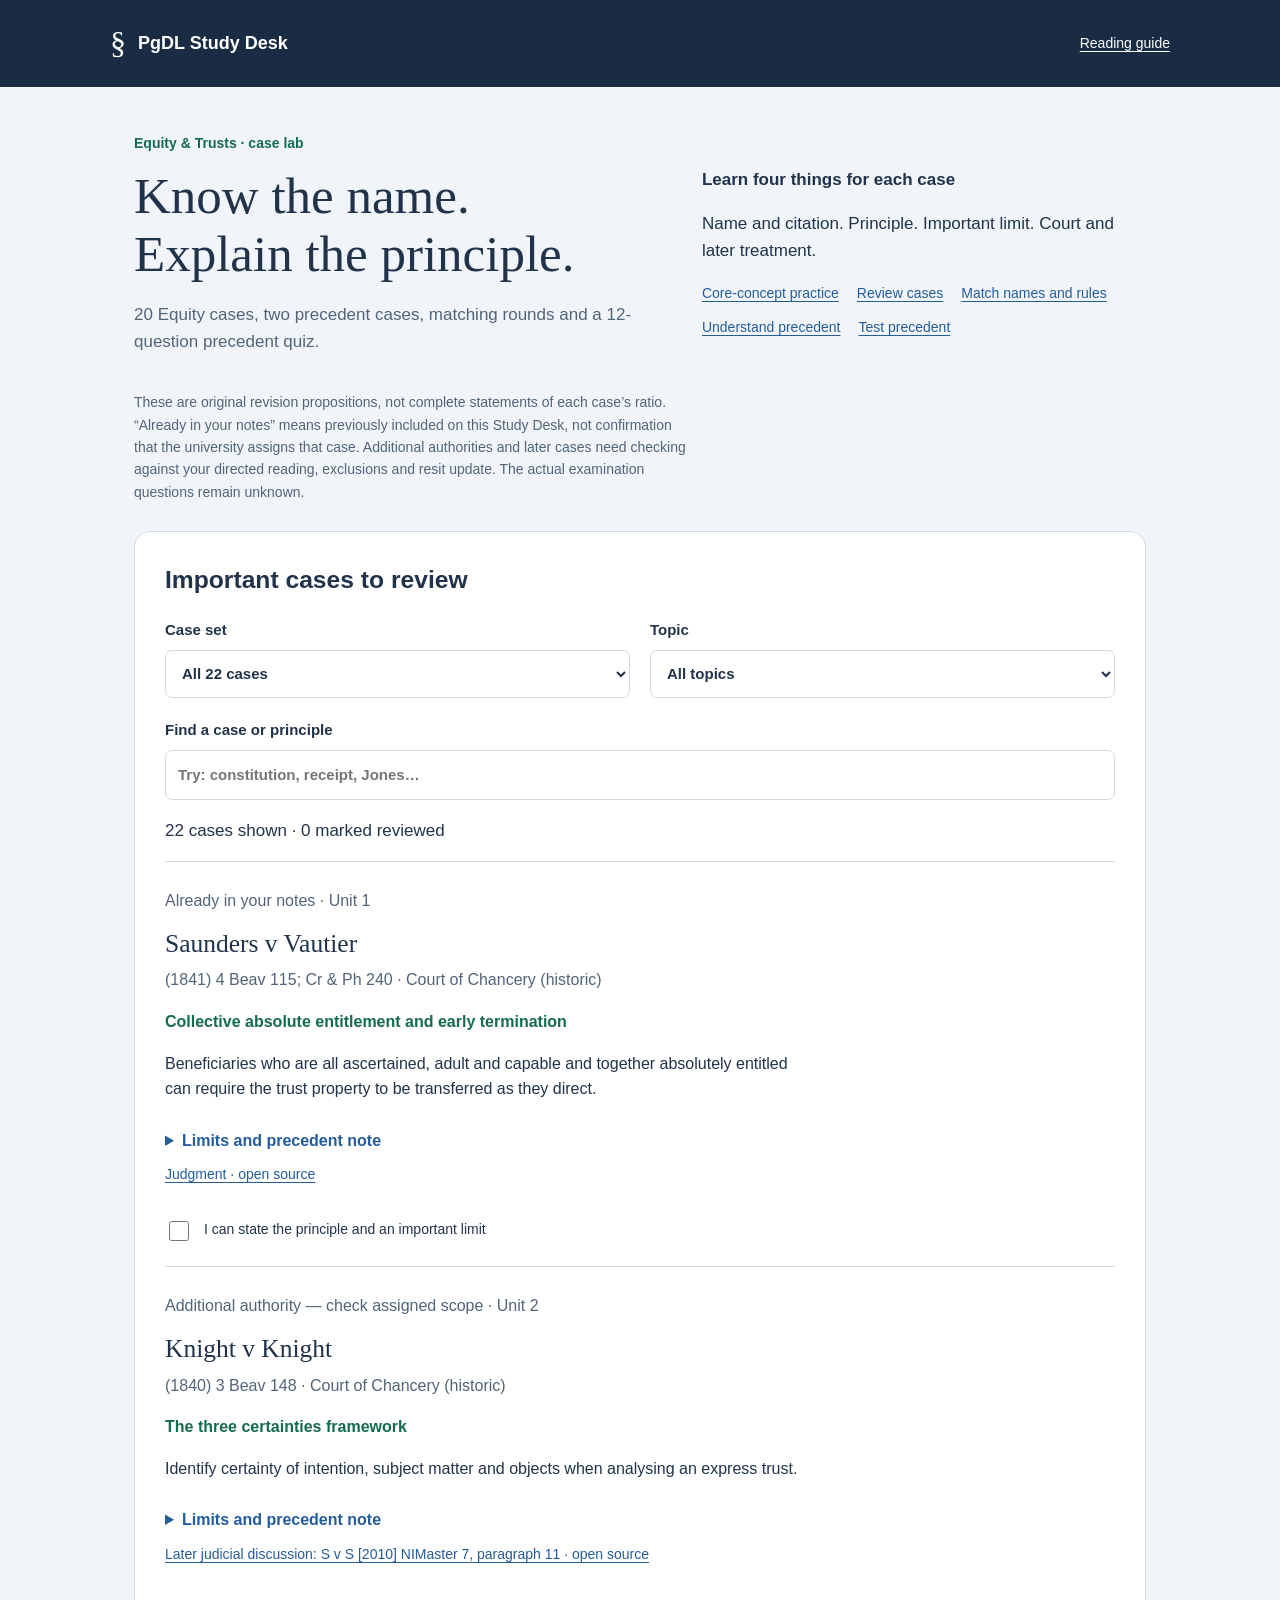
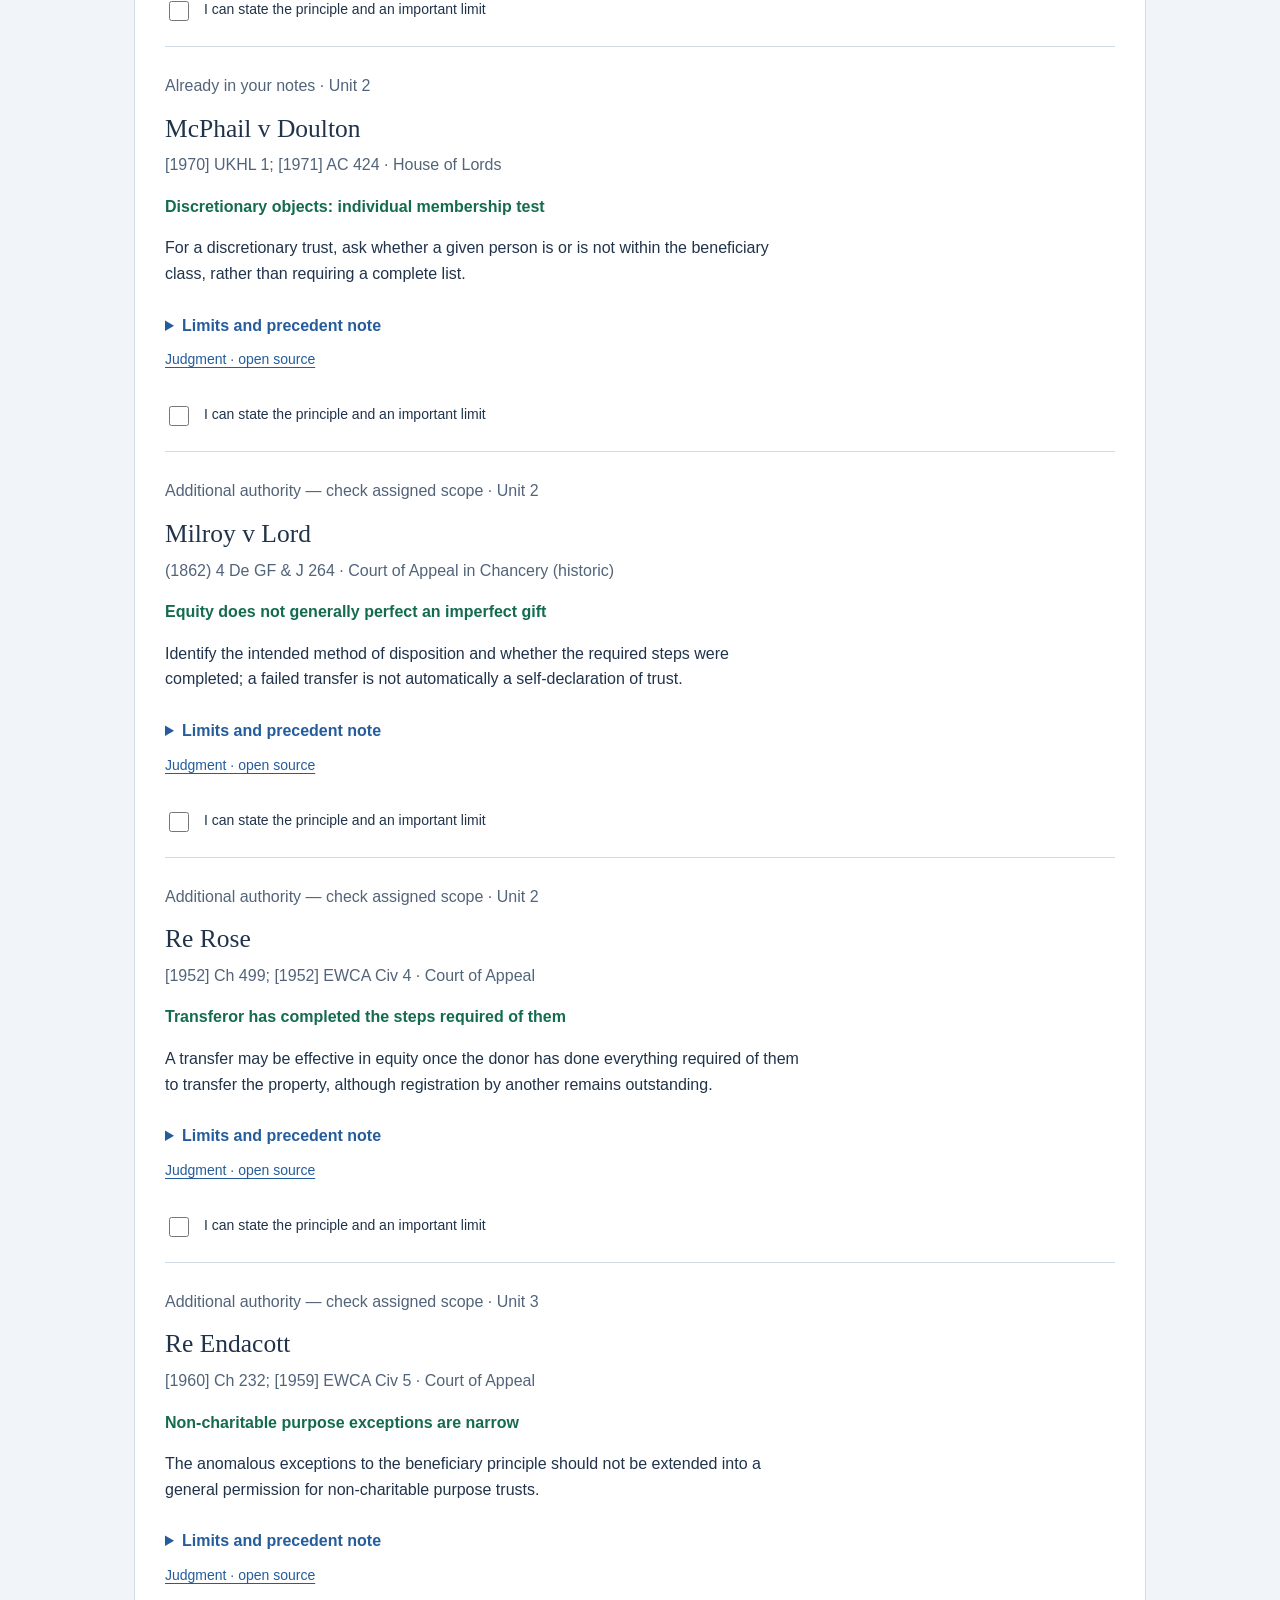
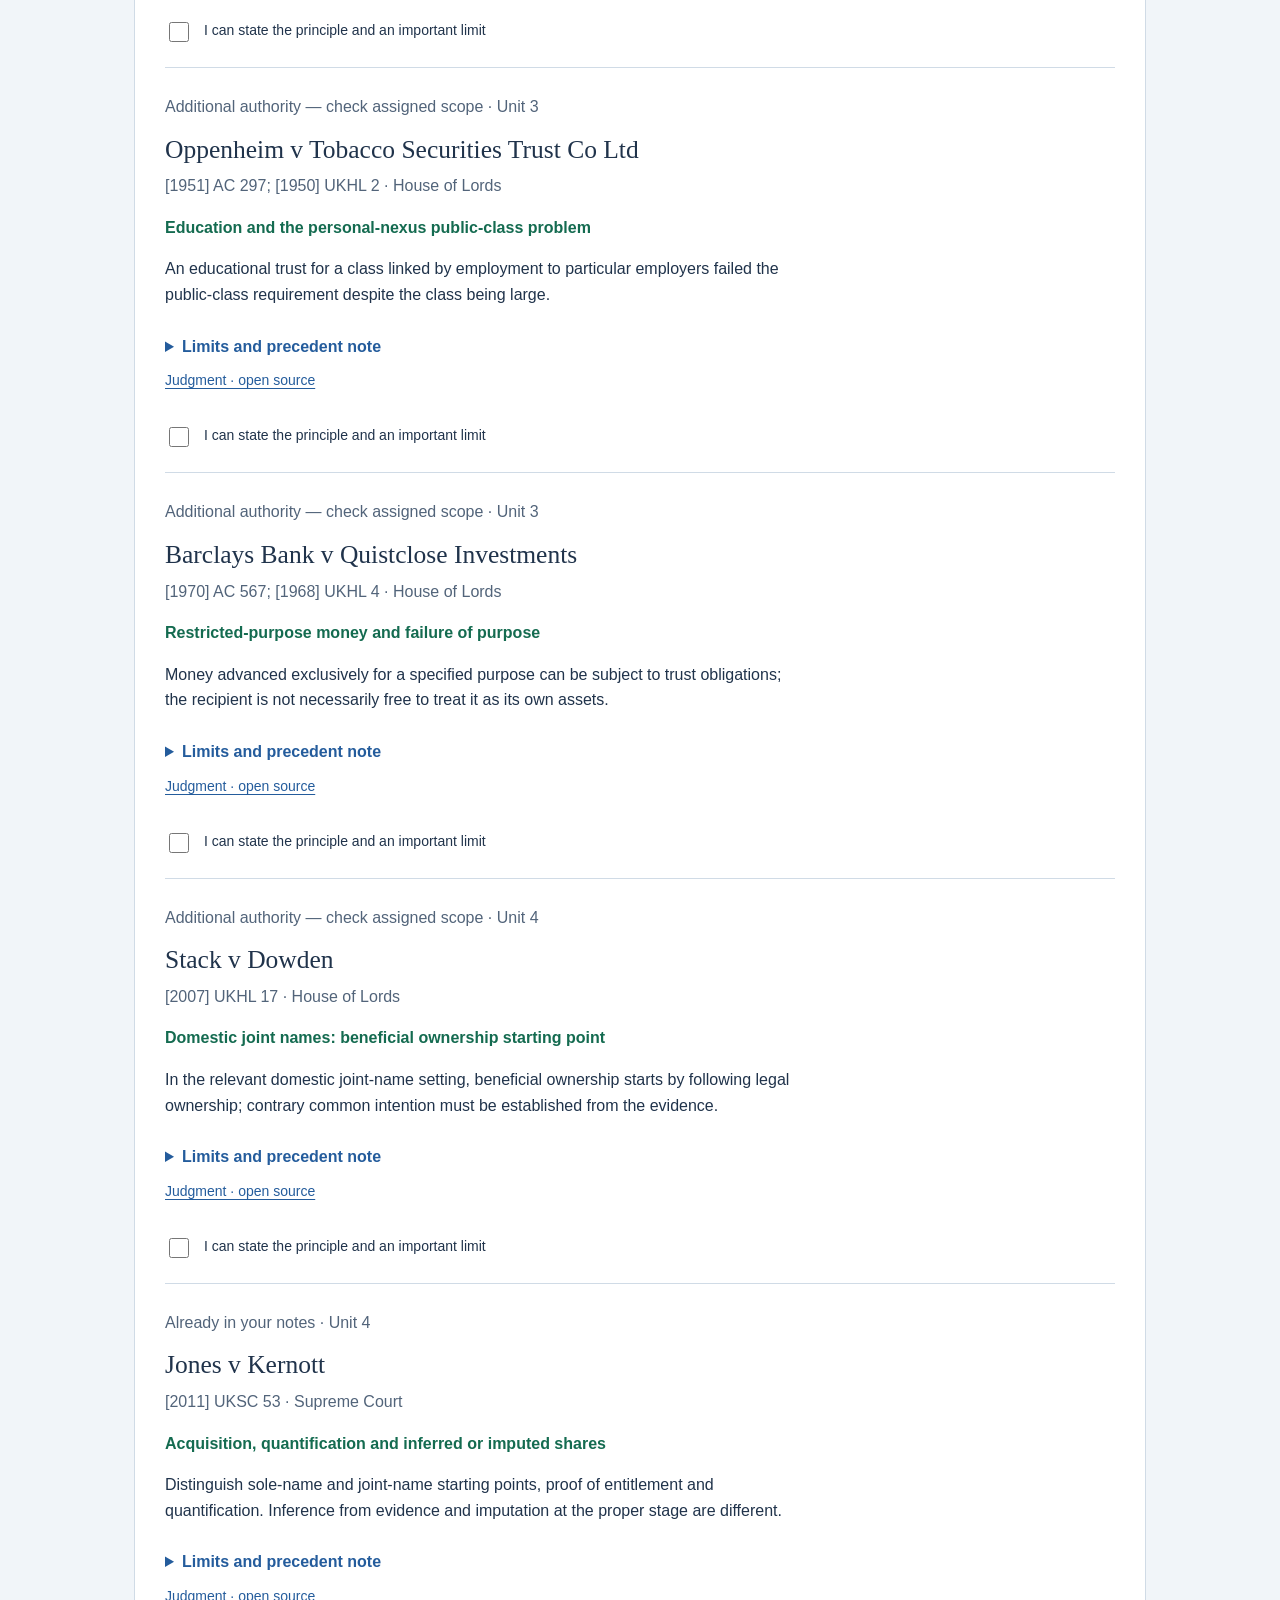
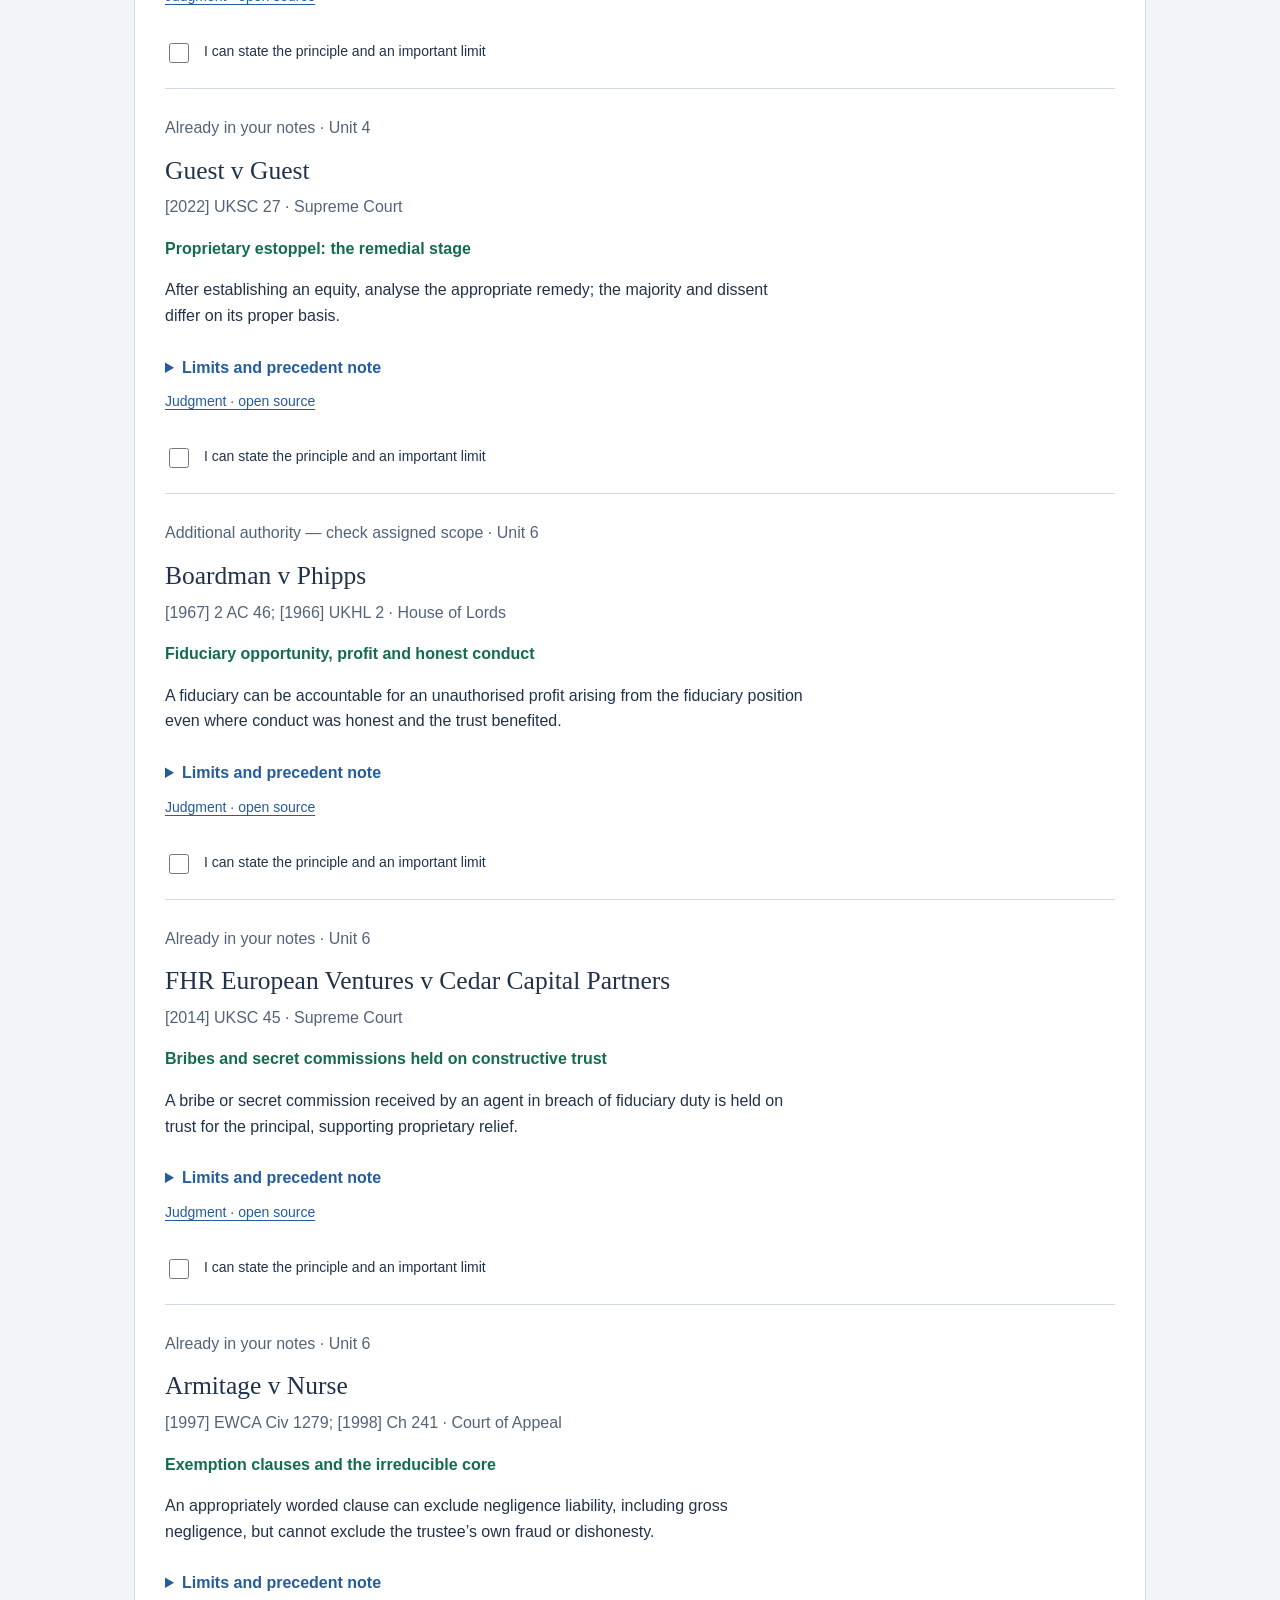
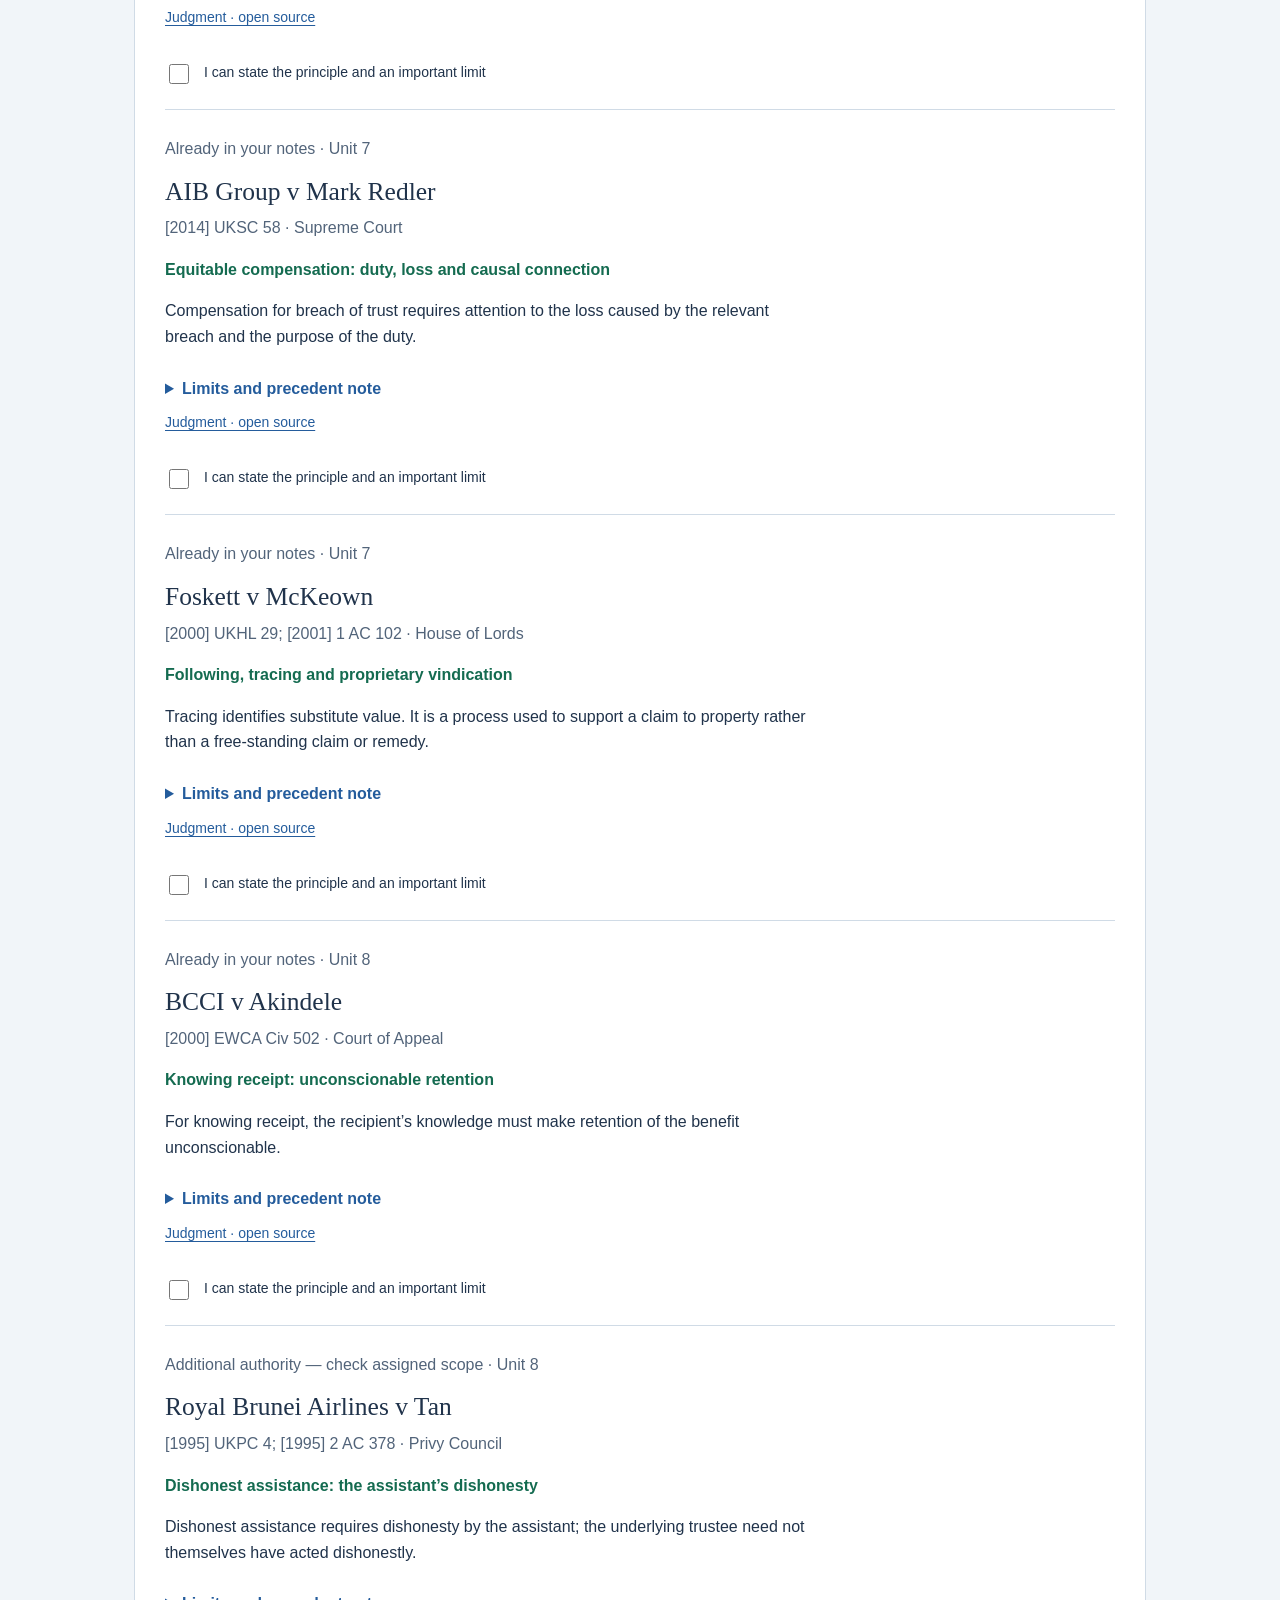
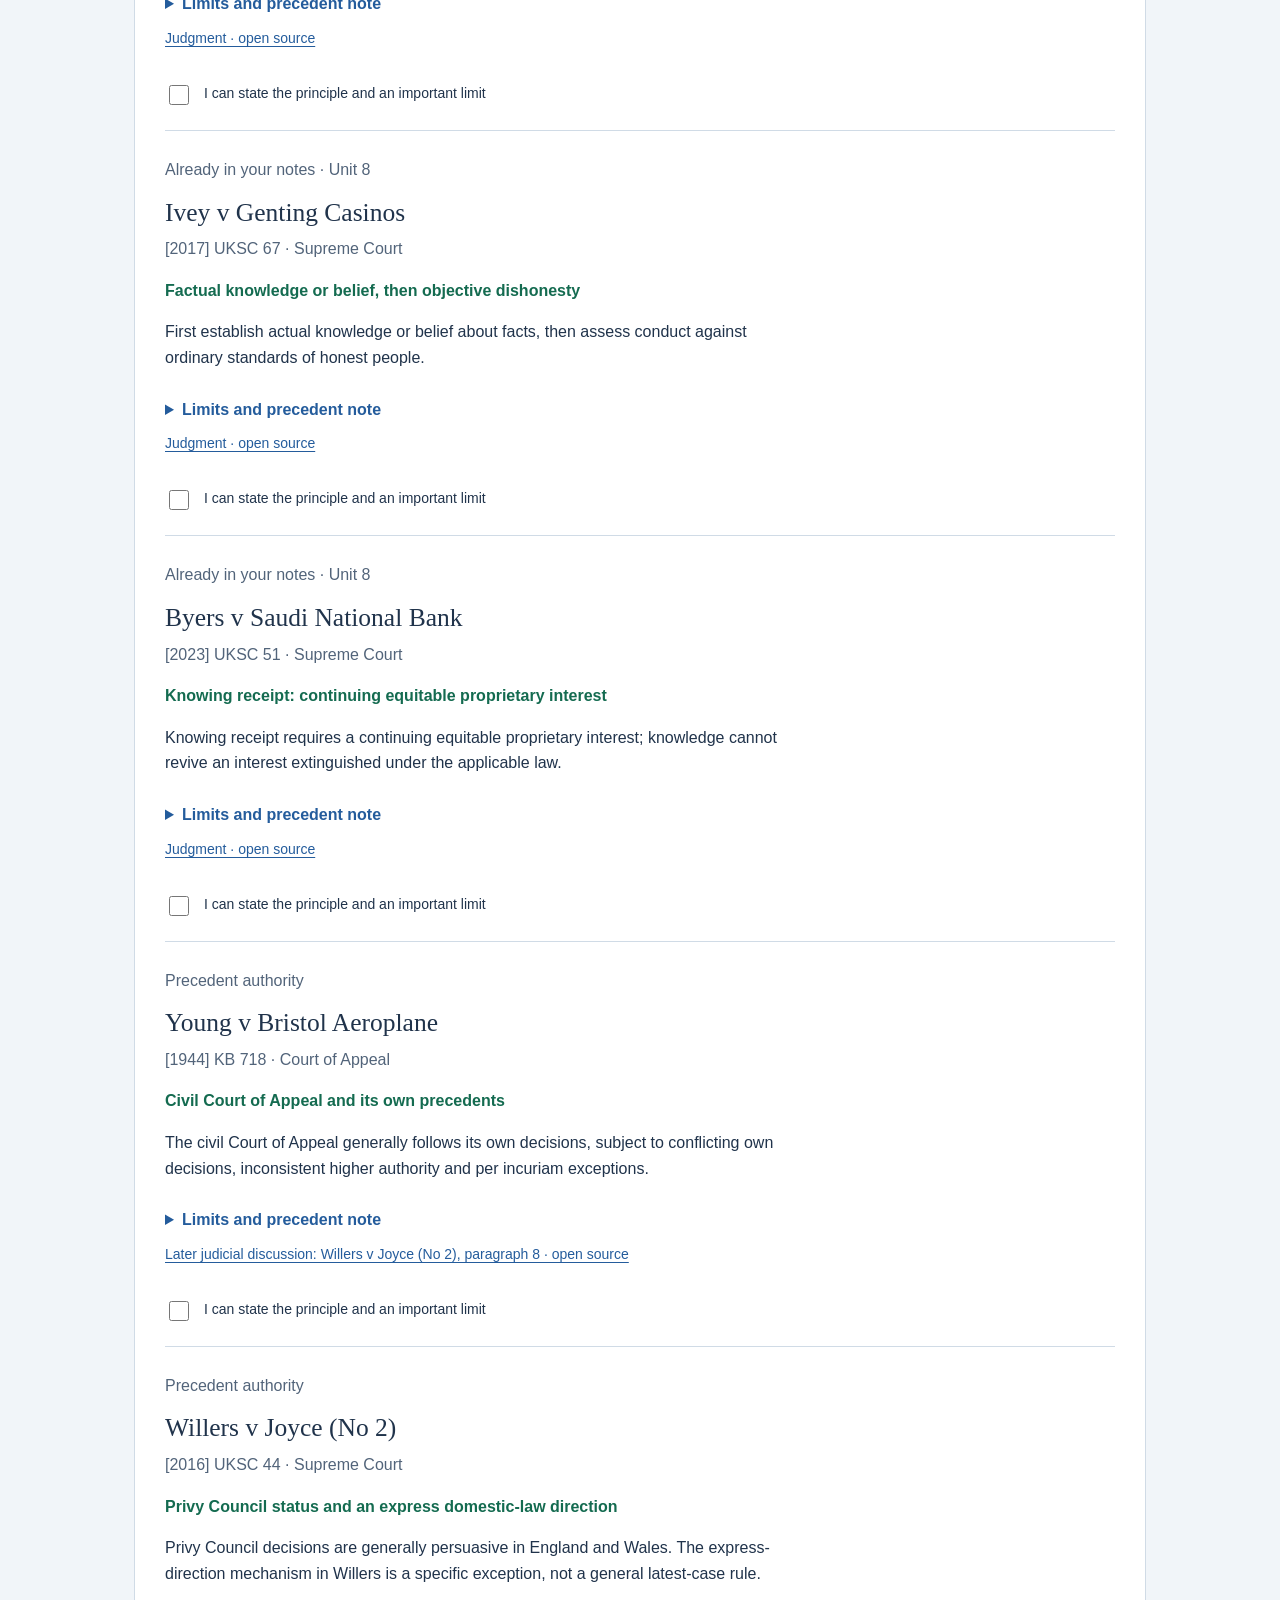
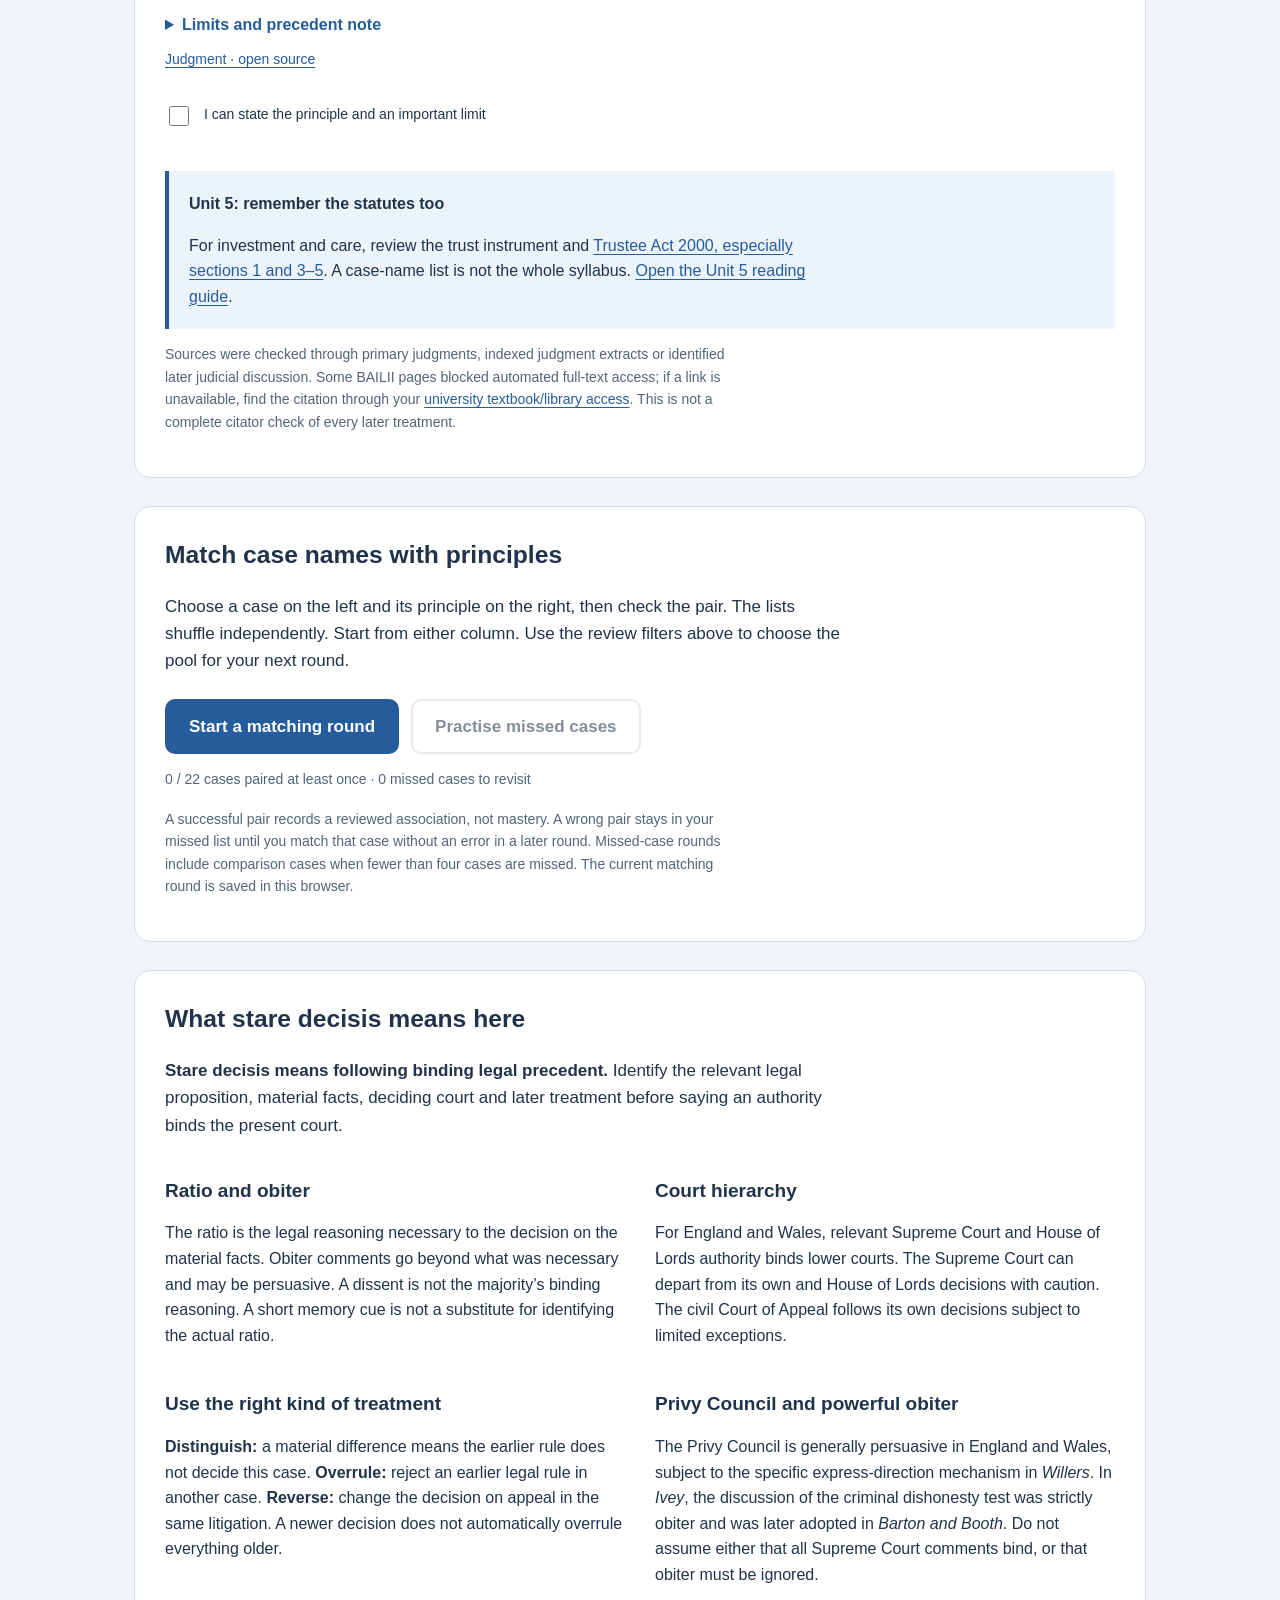
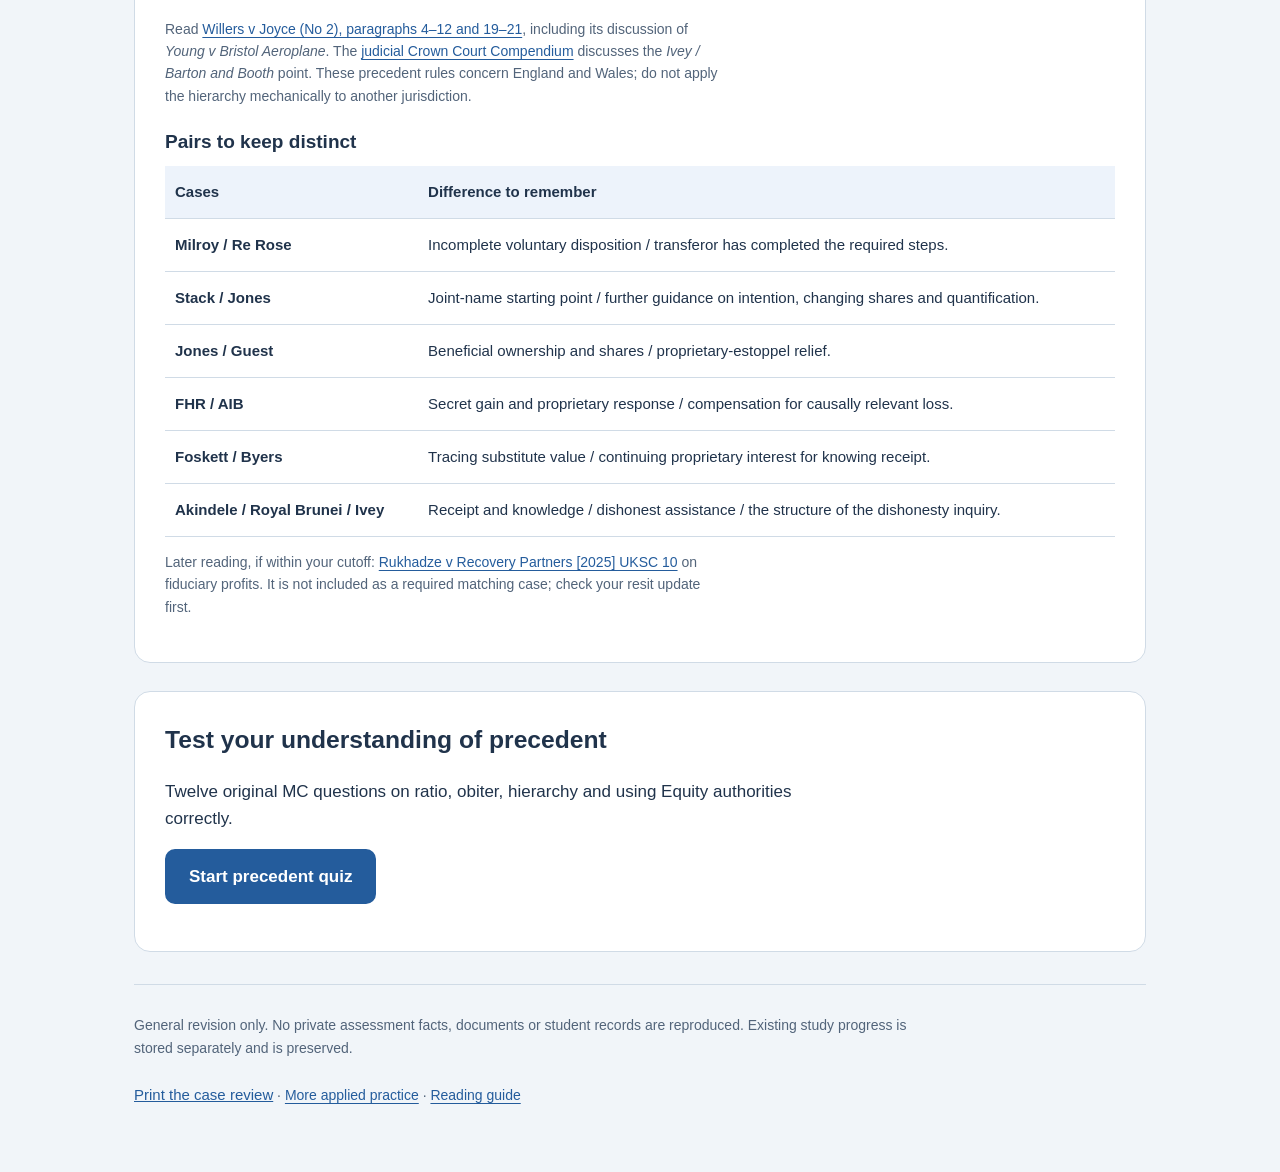
<file: case-law.html>
<!doctype html><html lang="en"><head><meta charset="utf-8"><meta name="viewport" content="width=device-width, initial-scale=1"><title>Case law and matching practice · PgDL Study Desk</title><meta name="description" content="Equity case review, case-name and principle matching, and practice on ratio, obiter and binding precedent."><link rel="stylesheet" href="revision.css?v=20261105-1"><link rel="stylesheet" href="case-law.css?v=20261106-1"><script defer src="case-law-data.js?v=20261106-1"></script><script defer src="case-law.js?v=20261106-1"></script></head><body><a class="skip" href="#workspace">Skip to case review</a><header><a href="index.html#notes" class="brand">§ <span>PgDL Study Desk</span></a><a href="exam-prep.html">Reading guide</a></header><main id="workspace"><div class="intro"><div><p class="eyebrow">Equity &amp; Trusts · case lab</p><h1>Know the name.<br>Explain the principle.</h1><p>20 Equity cases, two precedent cases, matching rounds and a 12-question precedent quiz.</p></div><div><p><strong>Learn four things for each case</strong></p><p>Name and citation. Principle. Important limit. Court and later treatment.</p><nav class="jump" aria-label="Case lab sections"><a href="revision.html?level=concept">Core-concept practice</a><a href="#review">Review cases</a><a href="#matching">Match names and rules</a><a href="#precedent">Understand precedent</a><a href="#precedent-quiz">Test precedent</a></nav></div></div>
<p class="small">These are original revision propositions, not complete statements of each case’s ratio. “Already in your notes” means previously included on this Study Desk, not confirmation that the university assigns that case. Additional authorities and later cases need checking against your directed reading, exclusions and resit update. The actual examination questions remain unknown.</p>
<p id="storage-warning" class="notice" hidden>Browser storage is unavailable. Practice still works, but progress may not survive closing the page.</p>
<section id="review"><h2>Important cases to review</h2><div class="filters"><label>Case set<select id="case-set"><option value="all">All 22 cases</option><option value="desk">Already in your notes</option><option value="additional">Additional foundational authorities</option><option value="precedent">Precedent authorities</option></select></label><label>Topic<select id="case-topic"><option value="all">All topics</option><option value="early">Interests, creation, purposes &amp; implied trusts</option><option value="later">Fiduciaries, remedies &amp; third parties</option><option value="precedent">Precedent</option></select></label><label>Find a case or principle<input id="case-search" type="search" placeholder="Try: constitution, receipt, Jones…"></label></div><p id="case-count" role="status"></p><div id="case-list"></div><aside class="statute-note"><strong>Unit 5: remember the statutes too</strong><p>For investment and care, review the trust instrument and <a href="https://www.legislation.gov.uk/ukpga/2000/29/contents" target="_blank" rel="noopener">Trustee Act 2000, especially sections 1 and 3–5</a>. A case-name list is not the whole syllabus. <a href="exam-prep.html#read-5">Open the Unit 5 reading guide</a>.</p></aside><p class="small">Sources were checked through primary judgments, indexed judgment extracts or identified later judicial discussion. Some BAILII pages blocked automated full-text access; if a link is unavailable, find the citation through your <a href="https://elite.law.ac.uk/ultra/courses/_69916844_1/outline" target="_blank" rel="noopener">university textbook/library access</a>. This is not a complete citator check of every later treatment.</p></section>
<section id="matching"><h2>Match case names with principles</h2><p>Choose a case on the left and its principle on the right, then check the pair. The lists shuffle independently. Start from either column. Use the review filters above to choose the pool for your next round.</p><div class="actions"><button id="new-match">Start a matching round</button><button id="review-missed" class="secondary">Practise missed cases</button></div><p id="matching-stats" class="small"></p><p id="matching-notice" role="status"></p><div id="match-game" hidden><p id="match-progress"></p><div class="match-board"><div><h3>Case name</h3><div id="case-column"></div></div><div><h3>Principle to remember</h3><div id="rule-column"></div></div></div><button id="check-pair" disabled>Check pair</button><div id="pair-feedback" role="status" aria-live="polite"></div></div><p class="small">A successful pair records a reviewed association, not mastery. A wrong pair stays in your missed list until you match that case without an error in a later round. Missed-case rounds include comparison cases when fewer than four cases are missed. The current matching round is saved in this browser.</p></section>
<section id="precedent"><h2>What stare decisis means here</h2><p><strong>Stare decisis means following binding legal precedent.</strong> Identify the relevant legal proposition, material facts, deciding court and later treatment before saying an authority binds the present court.</p><div class="precedent-grid"><article><h3>Ratio and obiter</h3><p>The ratio is the legal reasoning necessary to the decision on the material facts. Obiter comments go beyond what was necessary and may be persuasive. A dissent is not the majority’s binding reasoning. A short memory cue is not a substitute for identifying the actual ratio.</p></article><article><h3>Court hierarchy</h3><p>For England and Wales, relevant Supreme Court and House of Lords authority binds lower courts. The Supreme Court can depart from its own and House of Lords decisions with caution. The civil Court of Appeal follows its own decisions subject to limited exceptions.</p></article><article><h3>Use the right kind of treatment</h3><p><strong>Distinguish:</strong> a material difference means the earlier rule does not decide this case. <strong>Overrule:</strong> reject an earlier legal rule in another case. <strong>Reverse:</strong> change the decision on appeal in the same litigation. A newer decision does not automatically overrule everything older.</p></article><article><h3>Privy Council and powerful obiter</h3><p>The Privy Council is generally persuasive in England and Wales, subject to the specific express-direction mechanism in <em>Willers</em>. In <em>Ivey</em>, the discussion of the criminal dishonesty test was strictly obiter and was later adopted in <em>Barton and Booth</em>. Do not assume either that all Supreme Court comments bind, or that obiter must be ignored.</p></article></div><p class="small">Read <a href="https://supremecourt.uk/uploads/uksc_2015_0154a_judgment_41d44310af.pdf" target="_blank" rel="noopener">Willers v Joyce (No 2), paragraphs 4–12 and 19–21</a>, including its discussion of <em>Young v Bristol Aeroplane</em>. The <a href="https://www.judiciary.uk/wp-content/uploads/2024/09/Crown-Court-Compendium-Part-I-July-2024.pdf" target="_blank" rel="noopener">judicial Crown Court Compendium</a> discusses the <em>Ivey / Barton and Booth</em> point. These precedent rules concern England and Wales; do not apply the hierarchy mechanically to another jurisdiction.</p><h3>Pairs to keep distinct</h3><div class="table-wrap"><table><thead><tr><th>Cases</th><th>Difference to remember</th></tr></thead><tbody><tr><td>Milroy / Re Rose</td><td>Incomplete voluntary disposition / transferor has completed the required steps.</td></tr><tr><td>Stack / Jones</td><td>Joint-name starting point / further guidance on intention, changing shares and quantification.</td></tr><tr><td>Jones / Guest</td><td>Beneficial ownership and shares / proprietary-estoppel relief.</td></tr><tr><td>FHR / AIB</td><td>Secret gain and proprietary response / compensation for causally relevant loss.</td></tr><tr><td>Foskett / Byers</td><td>Tracing substitute value / continuing proprietary interest for knowing receipt.</td></tr><tr><td>Akindele / Royal Brunei / Ivey</td><td>Receipt and knowledge / dishonest assistance / the structure of the dishonesty inquiry.</td></tr></tbody></table></div><p class="small">Later reading, if within your cutoff: <a href="https://www.supremecourt.uk/cases/uksc-2023-0062" target="_blank" rel="noopener">Rukhadze v Recovery Partners [2025] UKSC 10</a> on fiduciary profits. It is not included as a required matching case; check your resit update first.</p></section>
<section id="precedent-quiz"><h2>Test your understanding of precedent</h2><p>Twelve original MC questions on ratio, obiter, hierarchy and using Equity authorities correctly.</p><button id="start-precedent">Start precedent quiz</button><div id="pq" hidden><p id="pq-count"></p><h3 id="pq-question" tabindex="-1"></h3><div id="pq-options" class="options"></div><button id="pq-check" disabled>Check answer</button><div id="pq-feedback" role="status"></div><button id="pq-next" hidden>Next question</button></div><p id="pq-result" role="status"></p></section><footer><p>General revision only. No private assessment facts, documents or student records are reproduced. Existing study progress is stored separately and is preserved.</p><button id="print-cases" class="text-button">Print the case review</button> · <a href="revision.html?level=scenario">More applied practice</a> · <a href="exam-prep.html">Reading guide</a></footer></main></body></html>
</file>
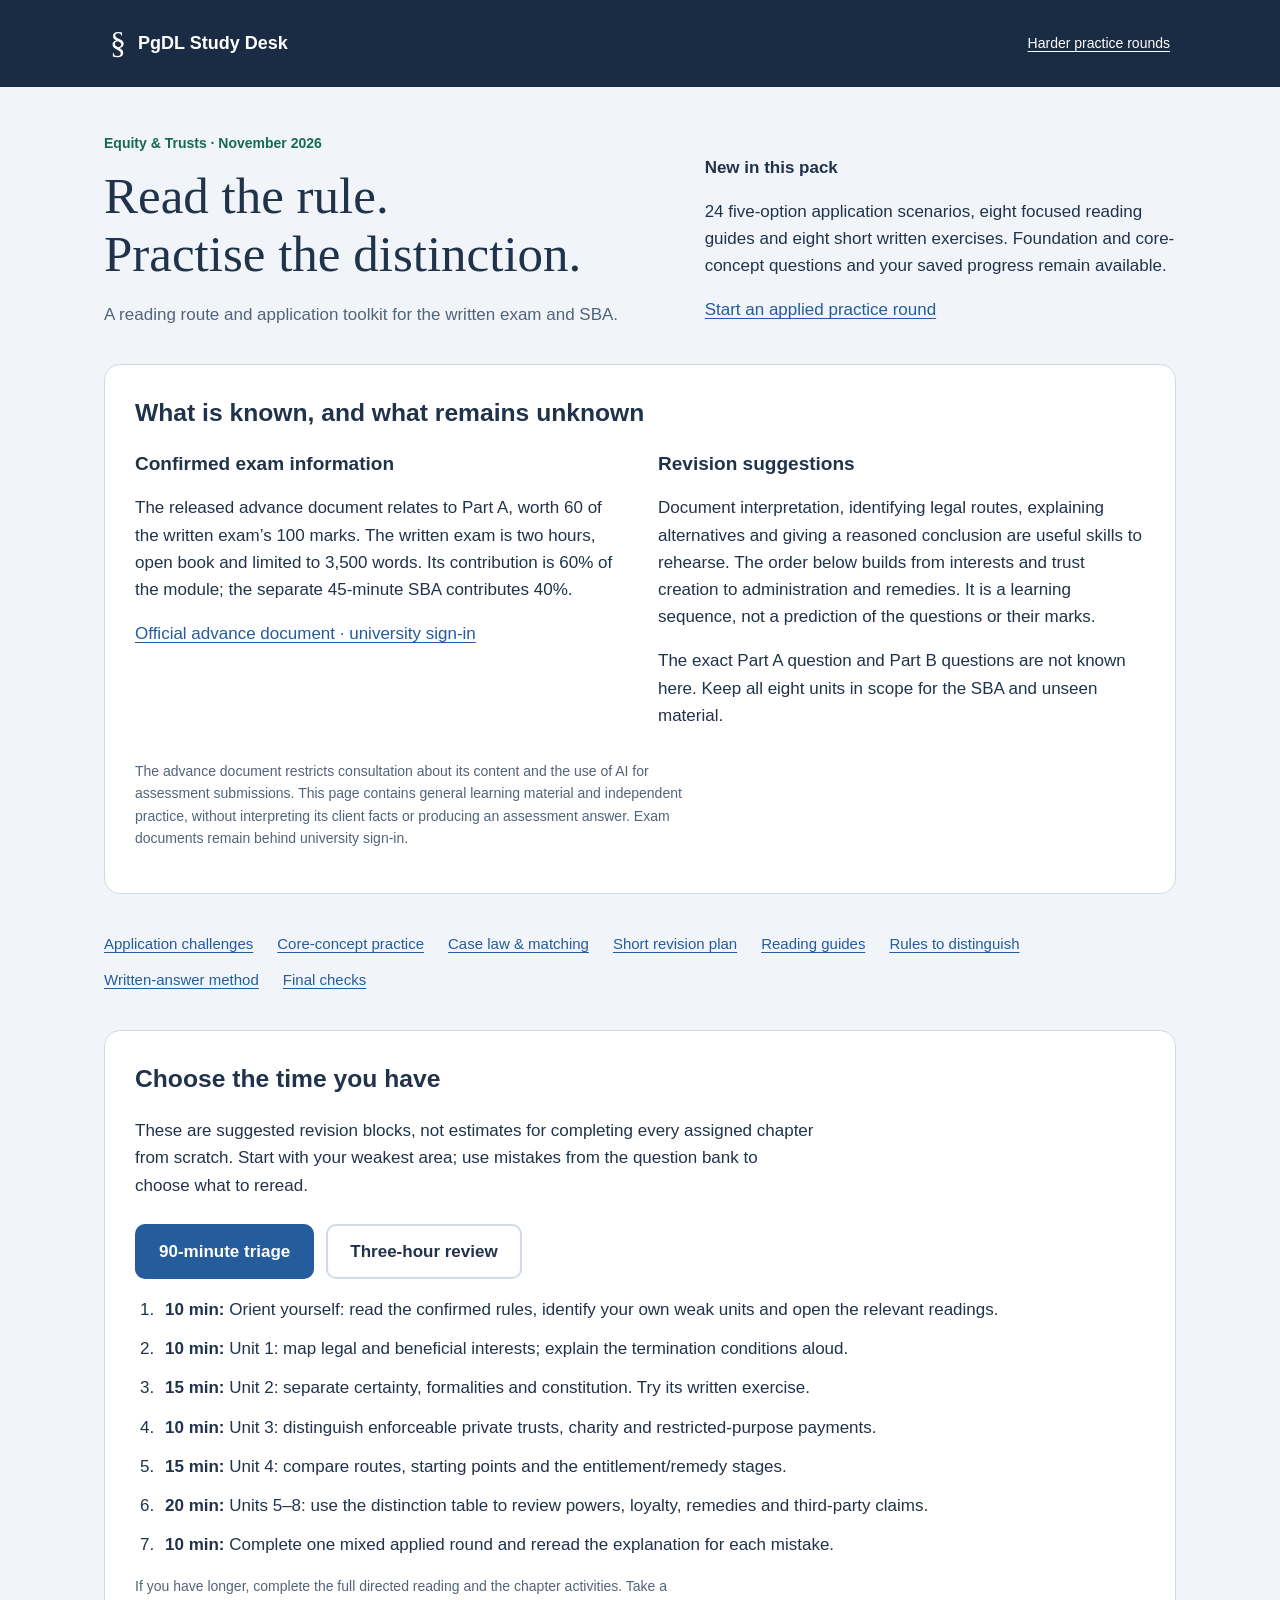
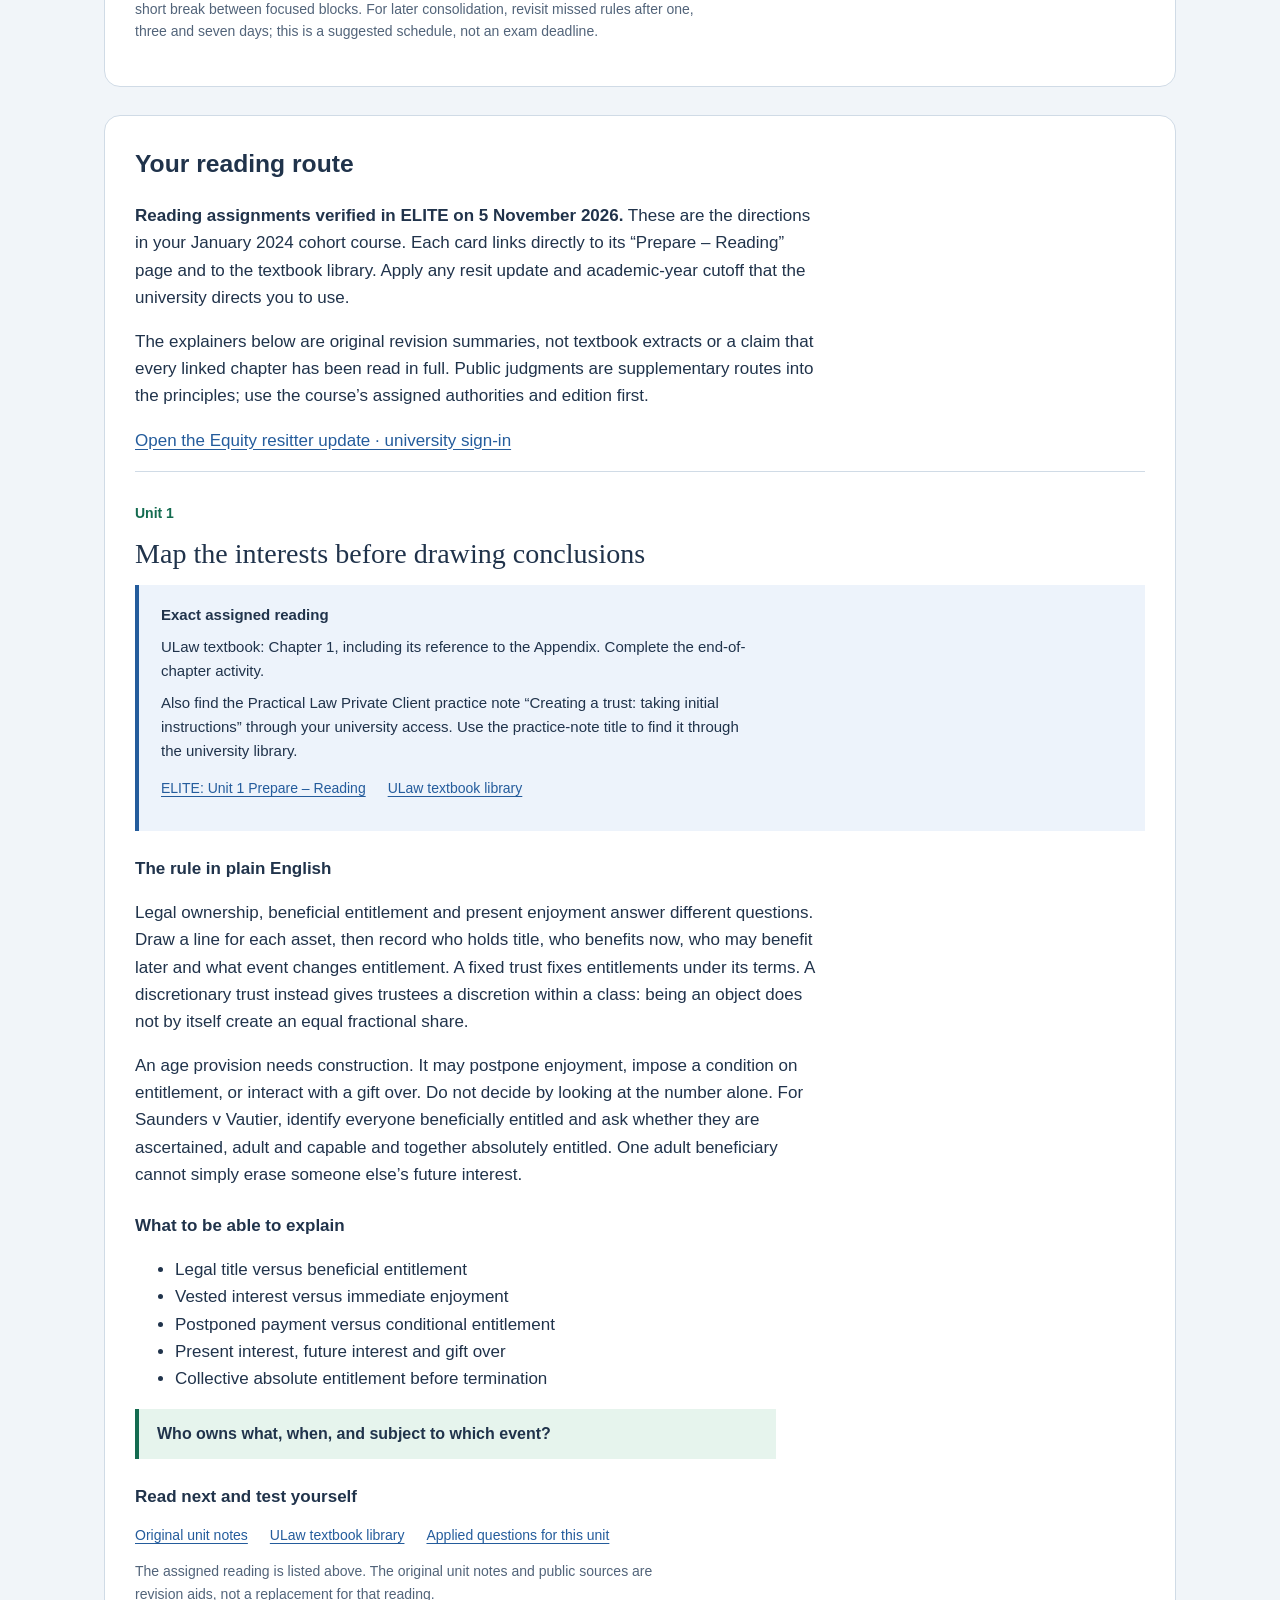
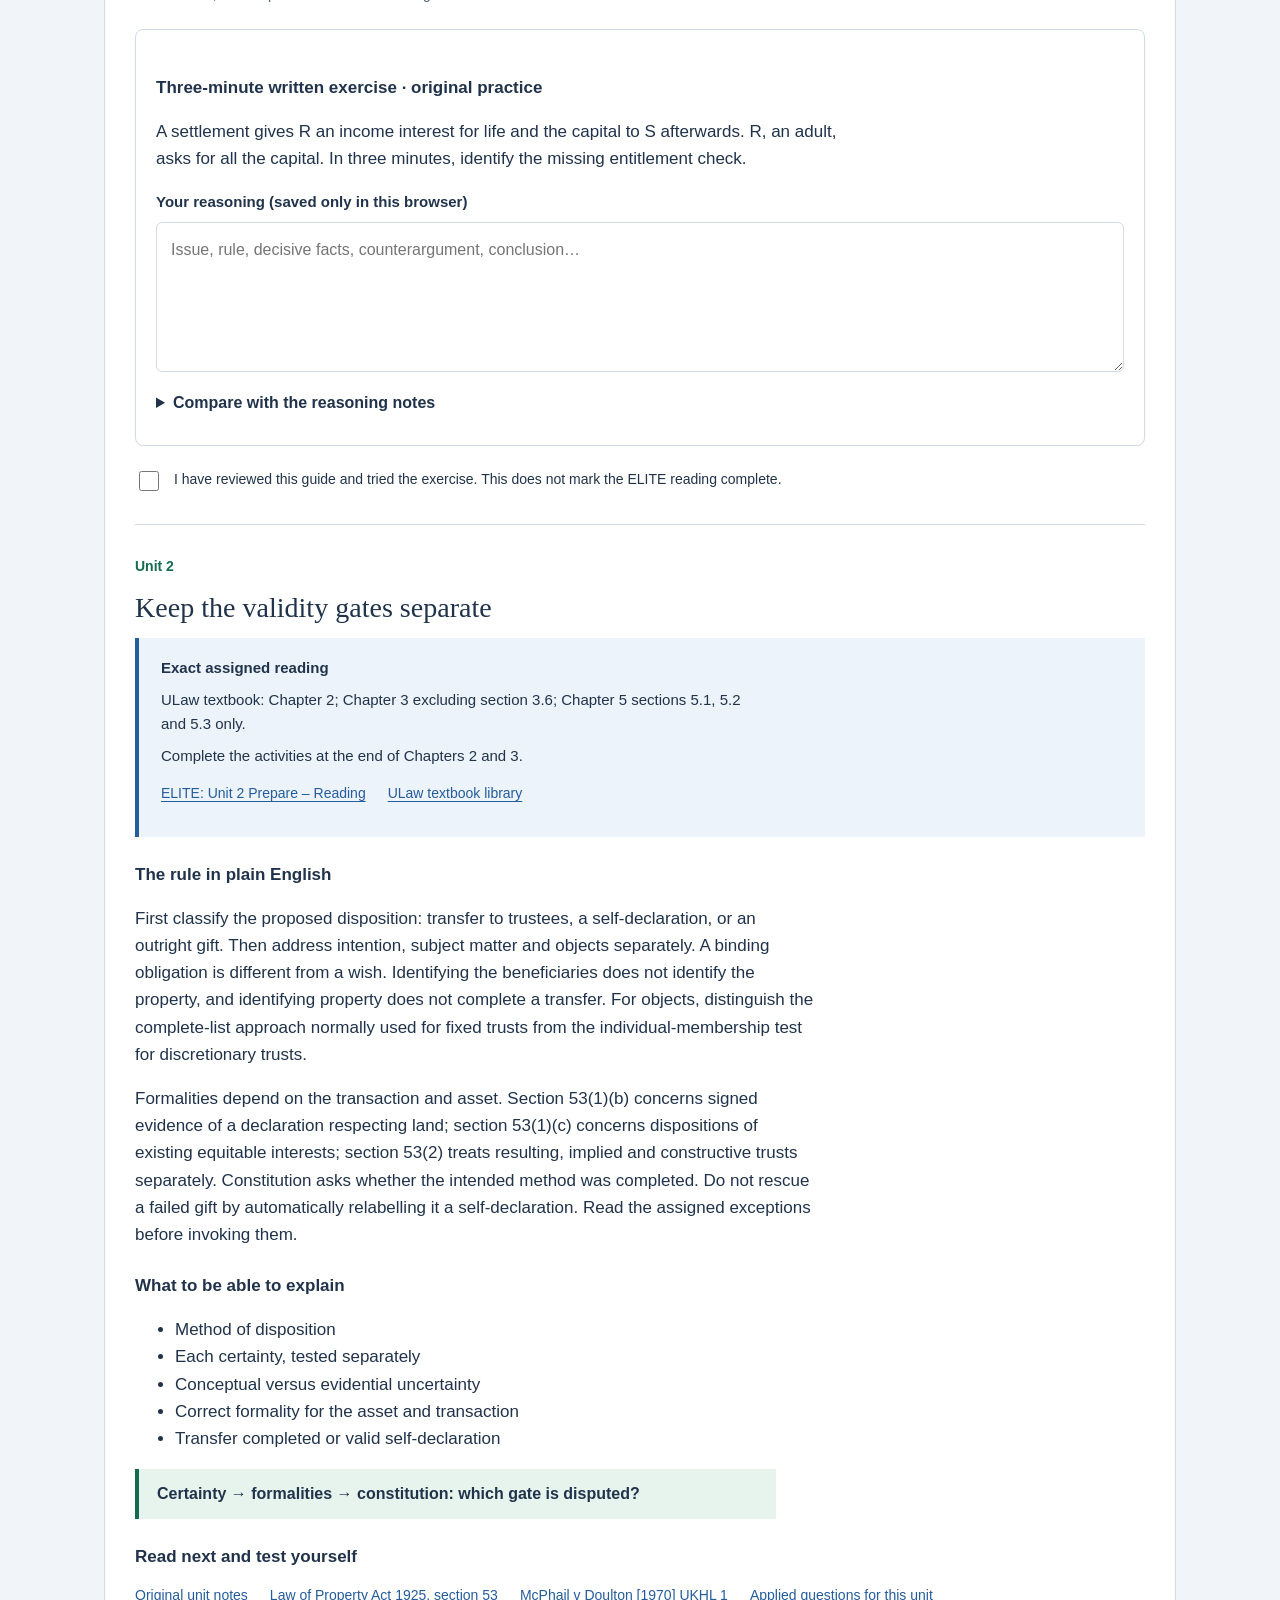
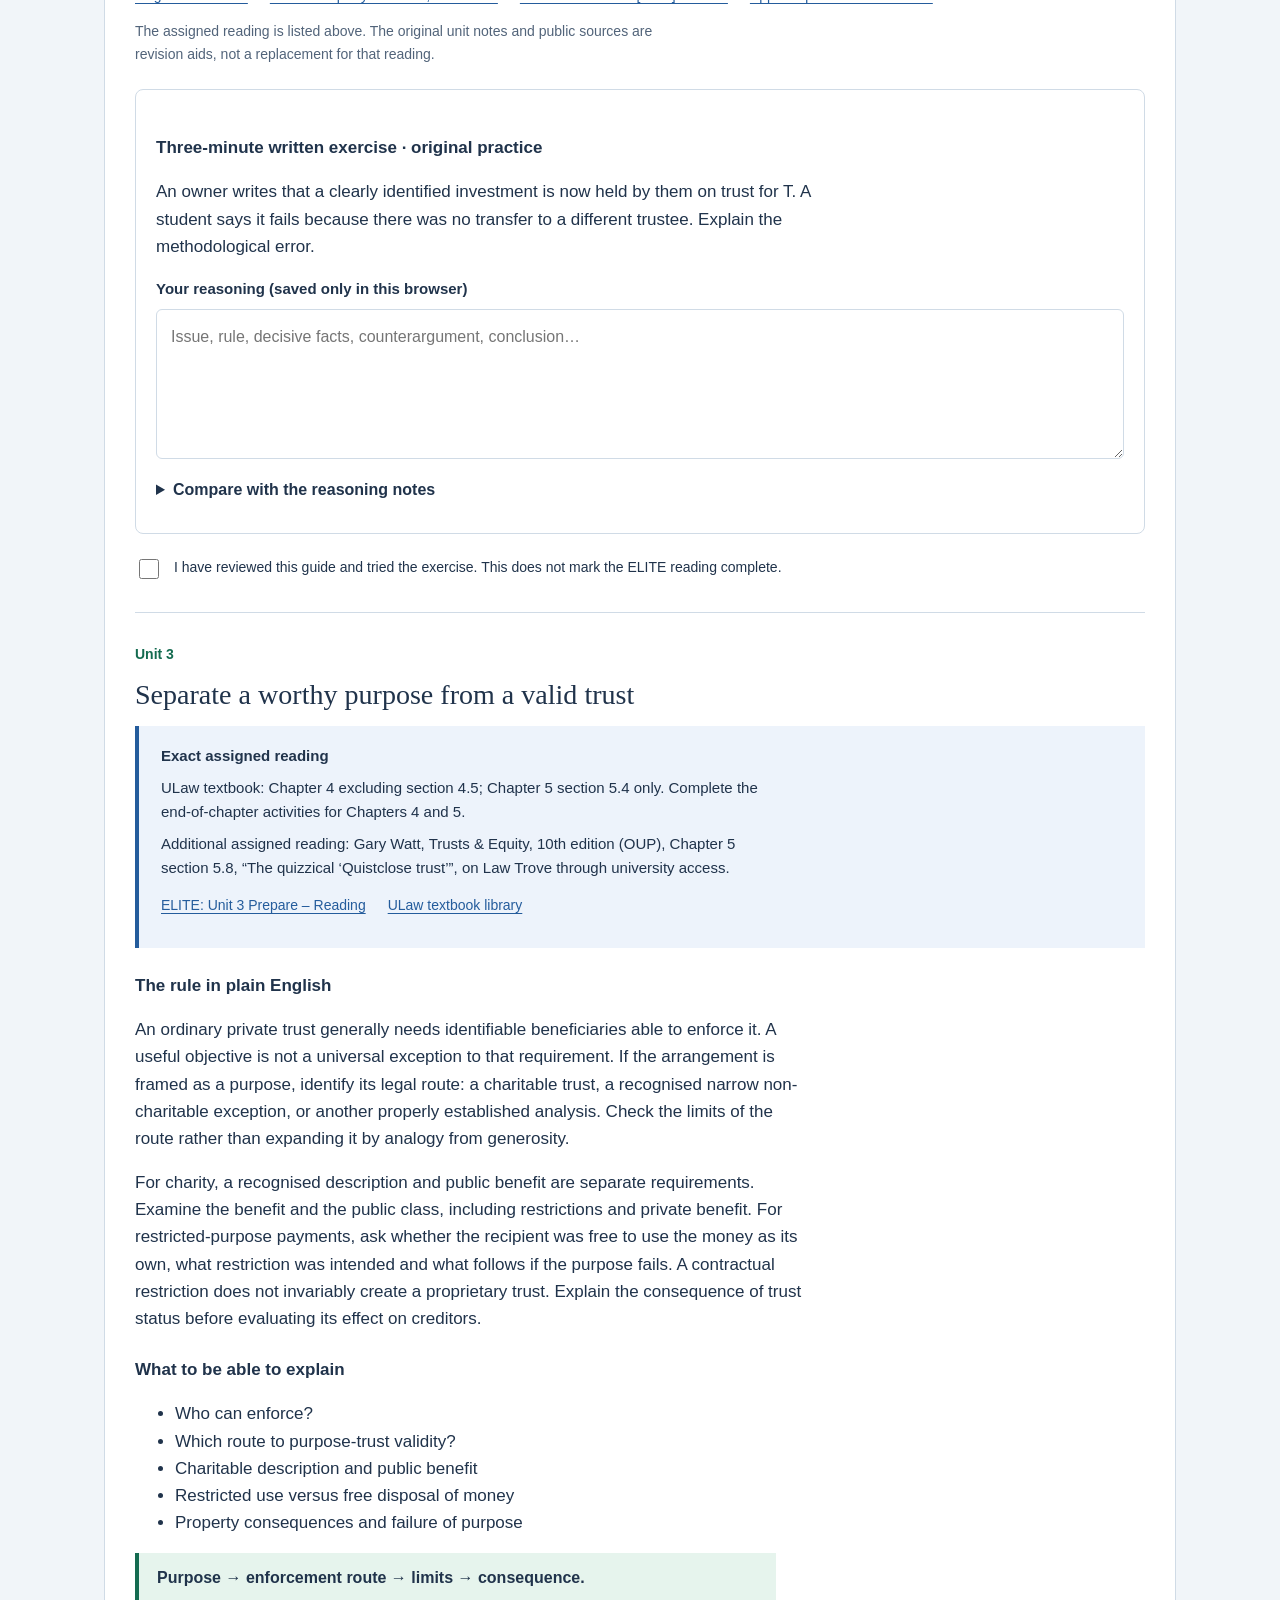
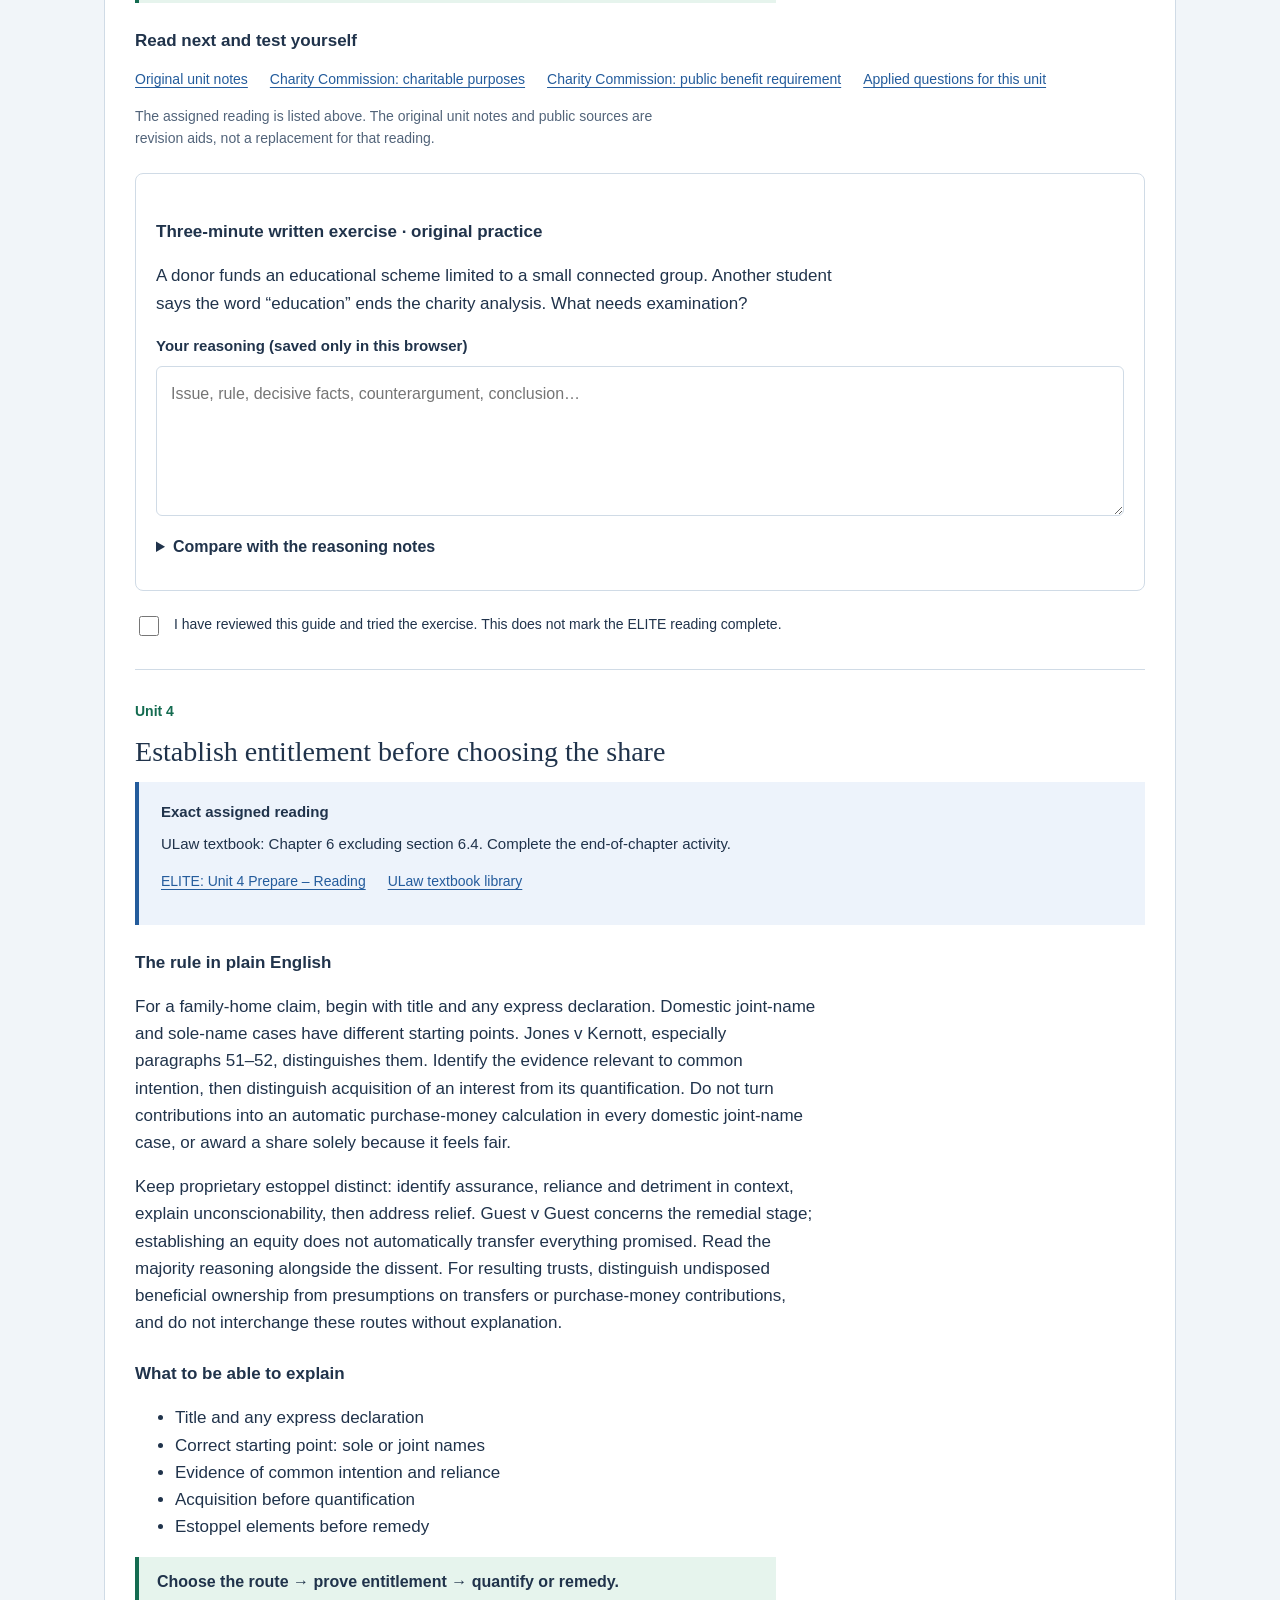
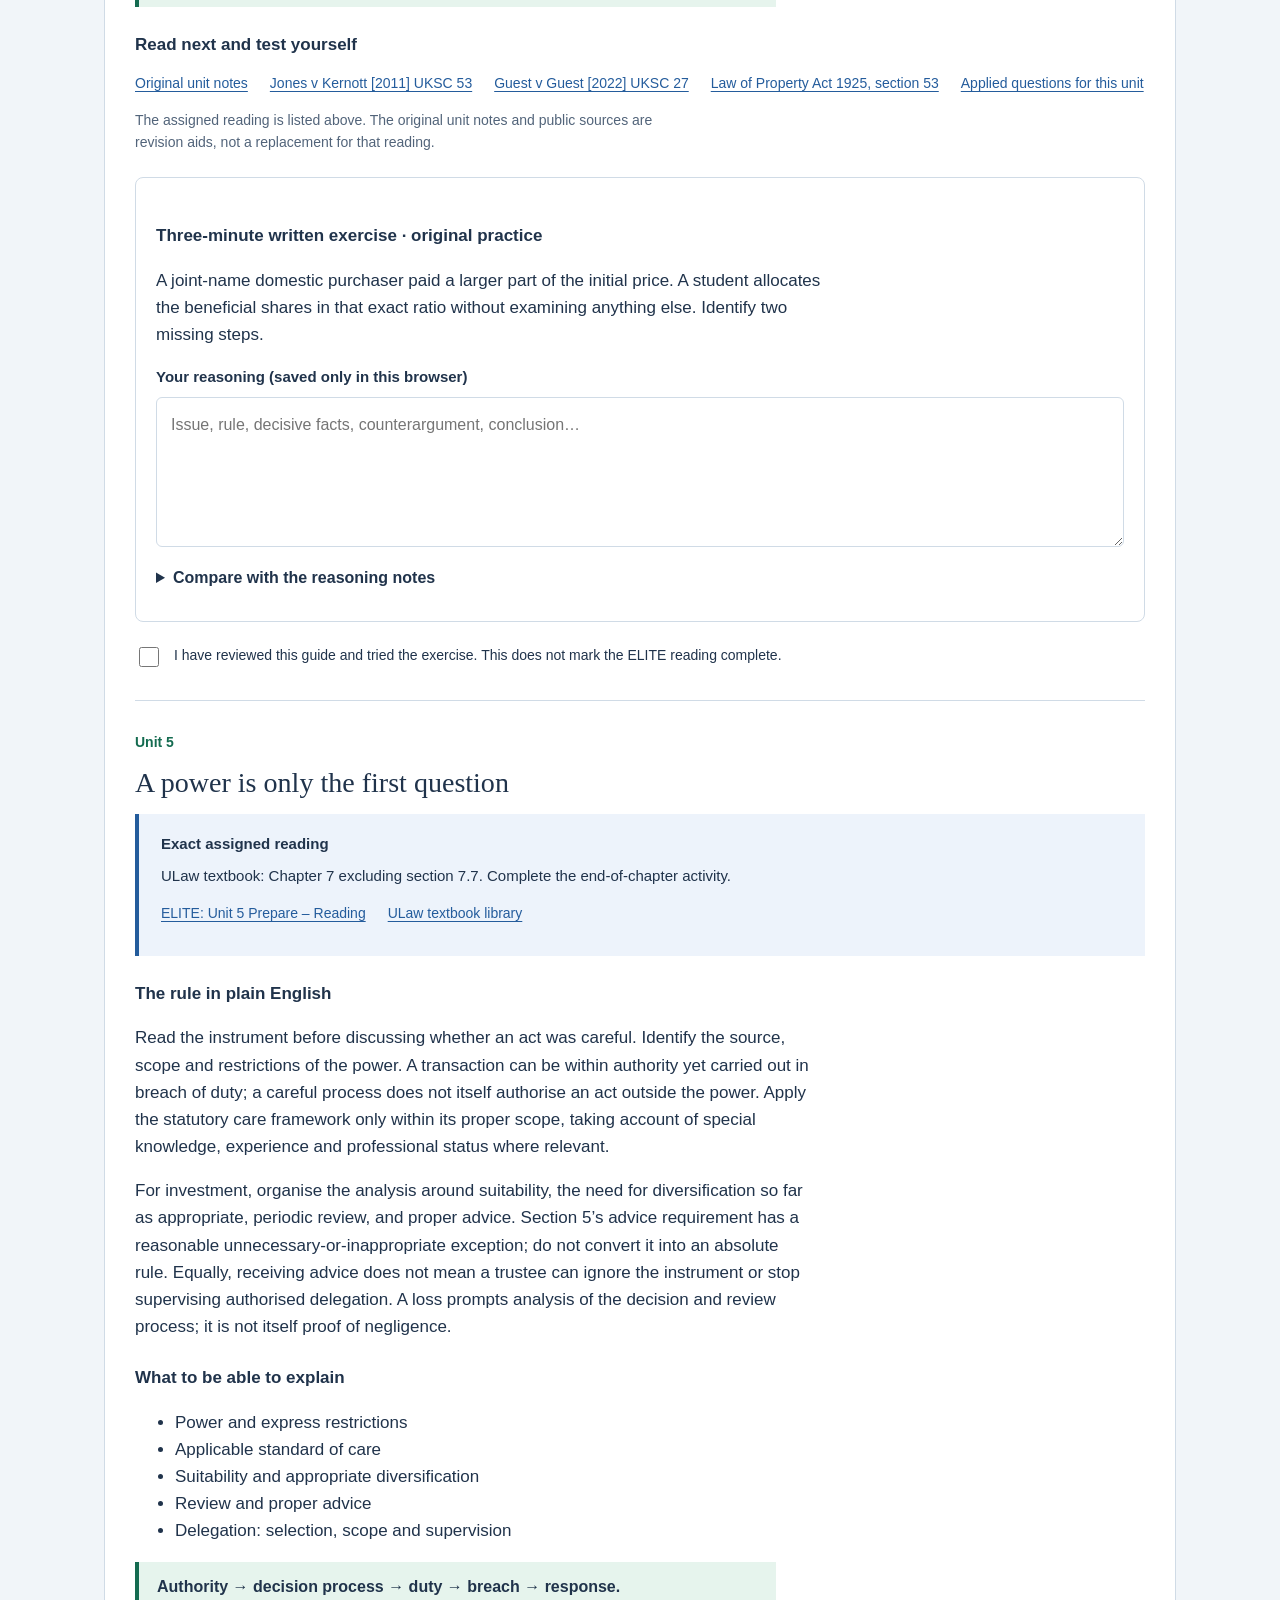
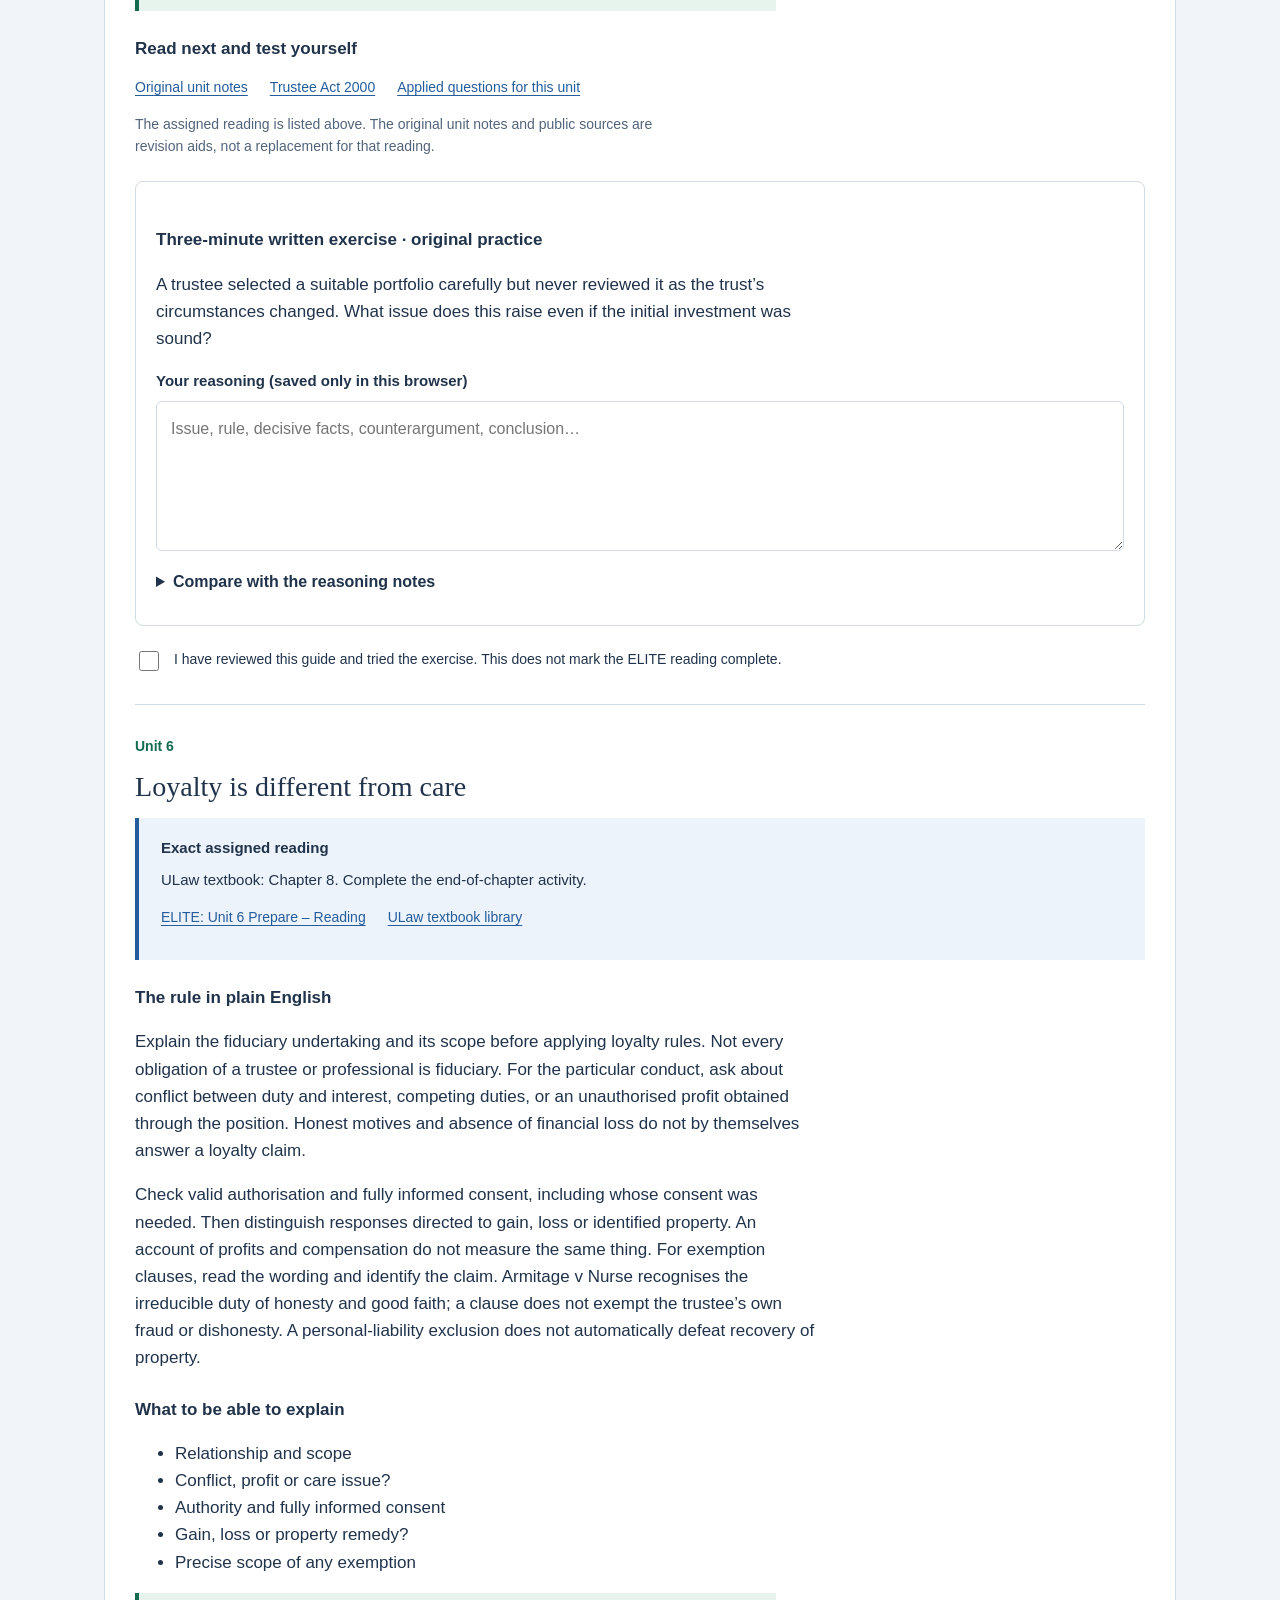
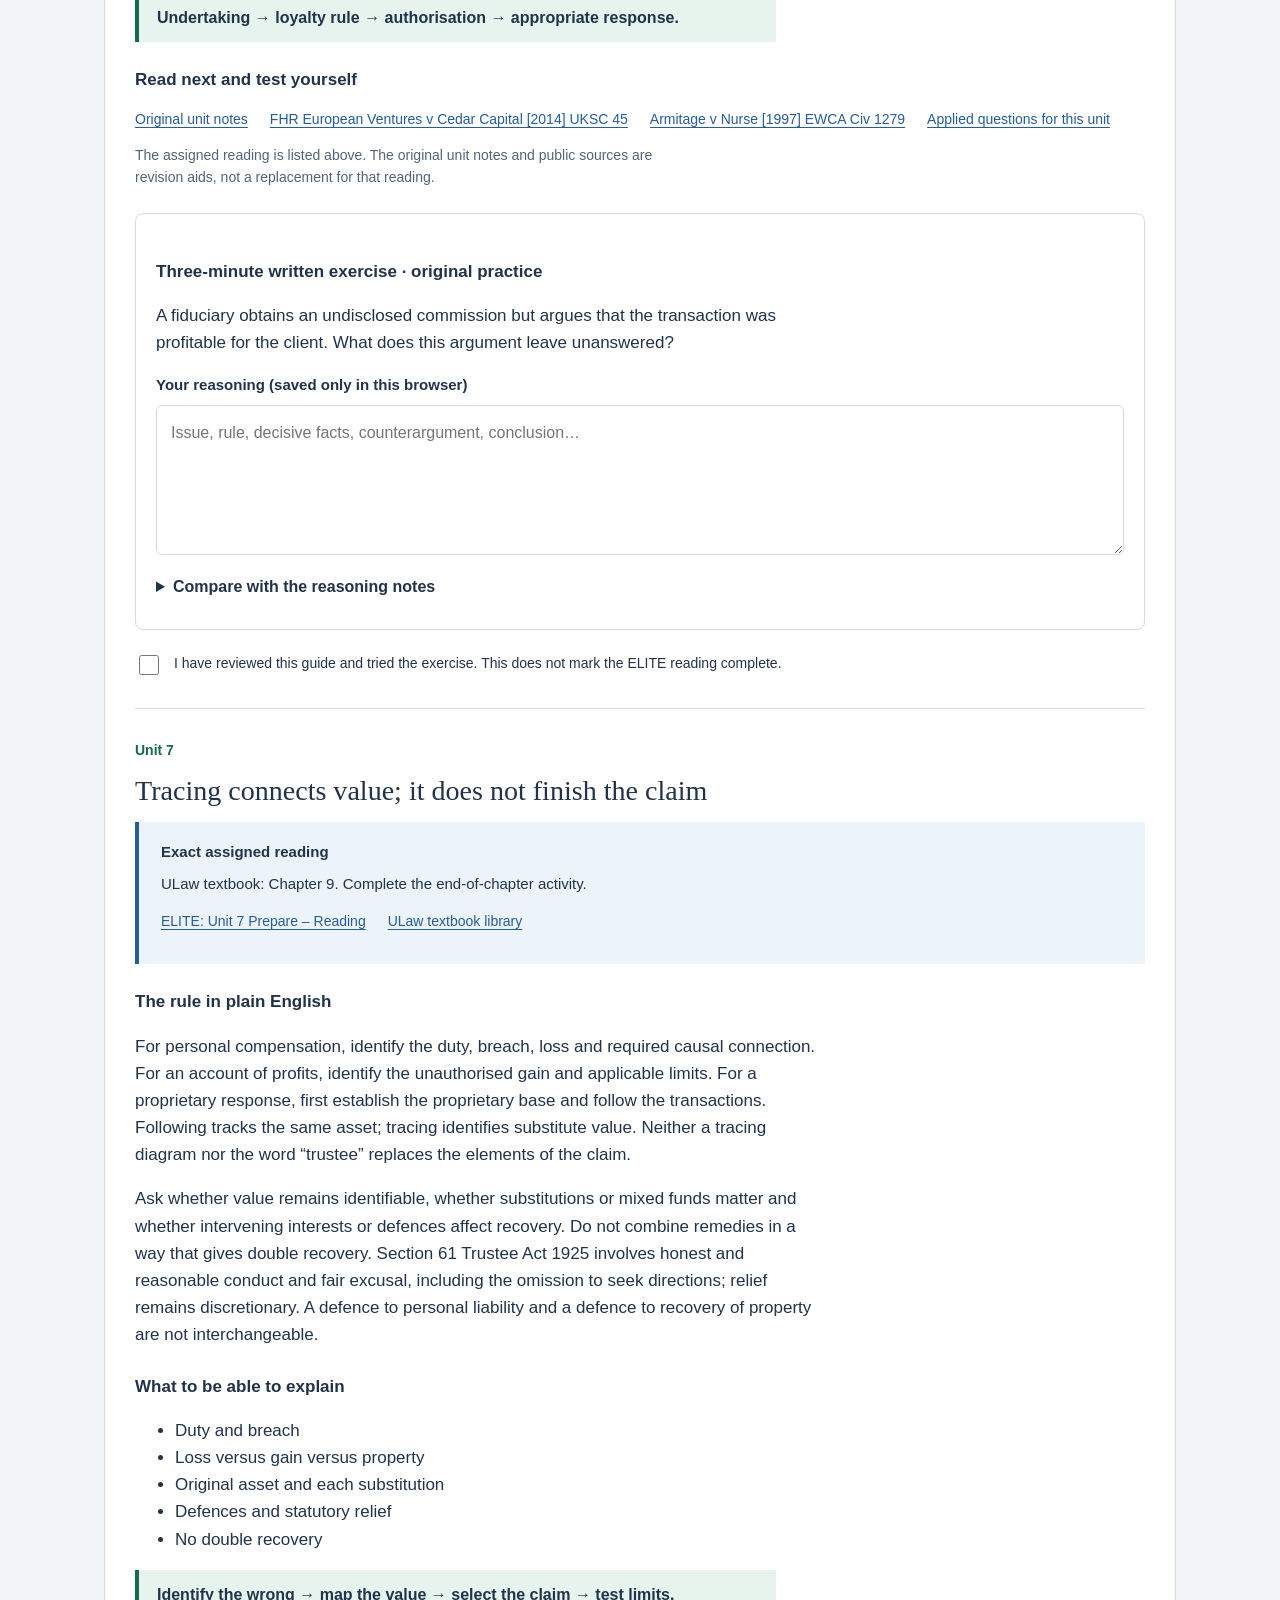
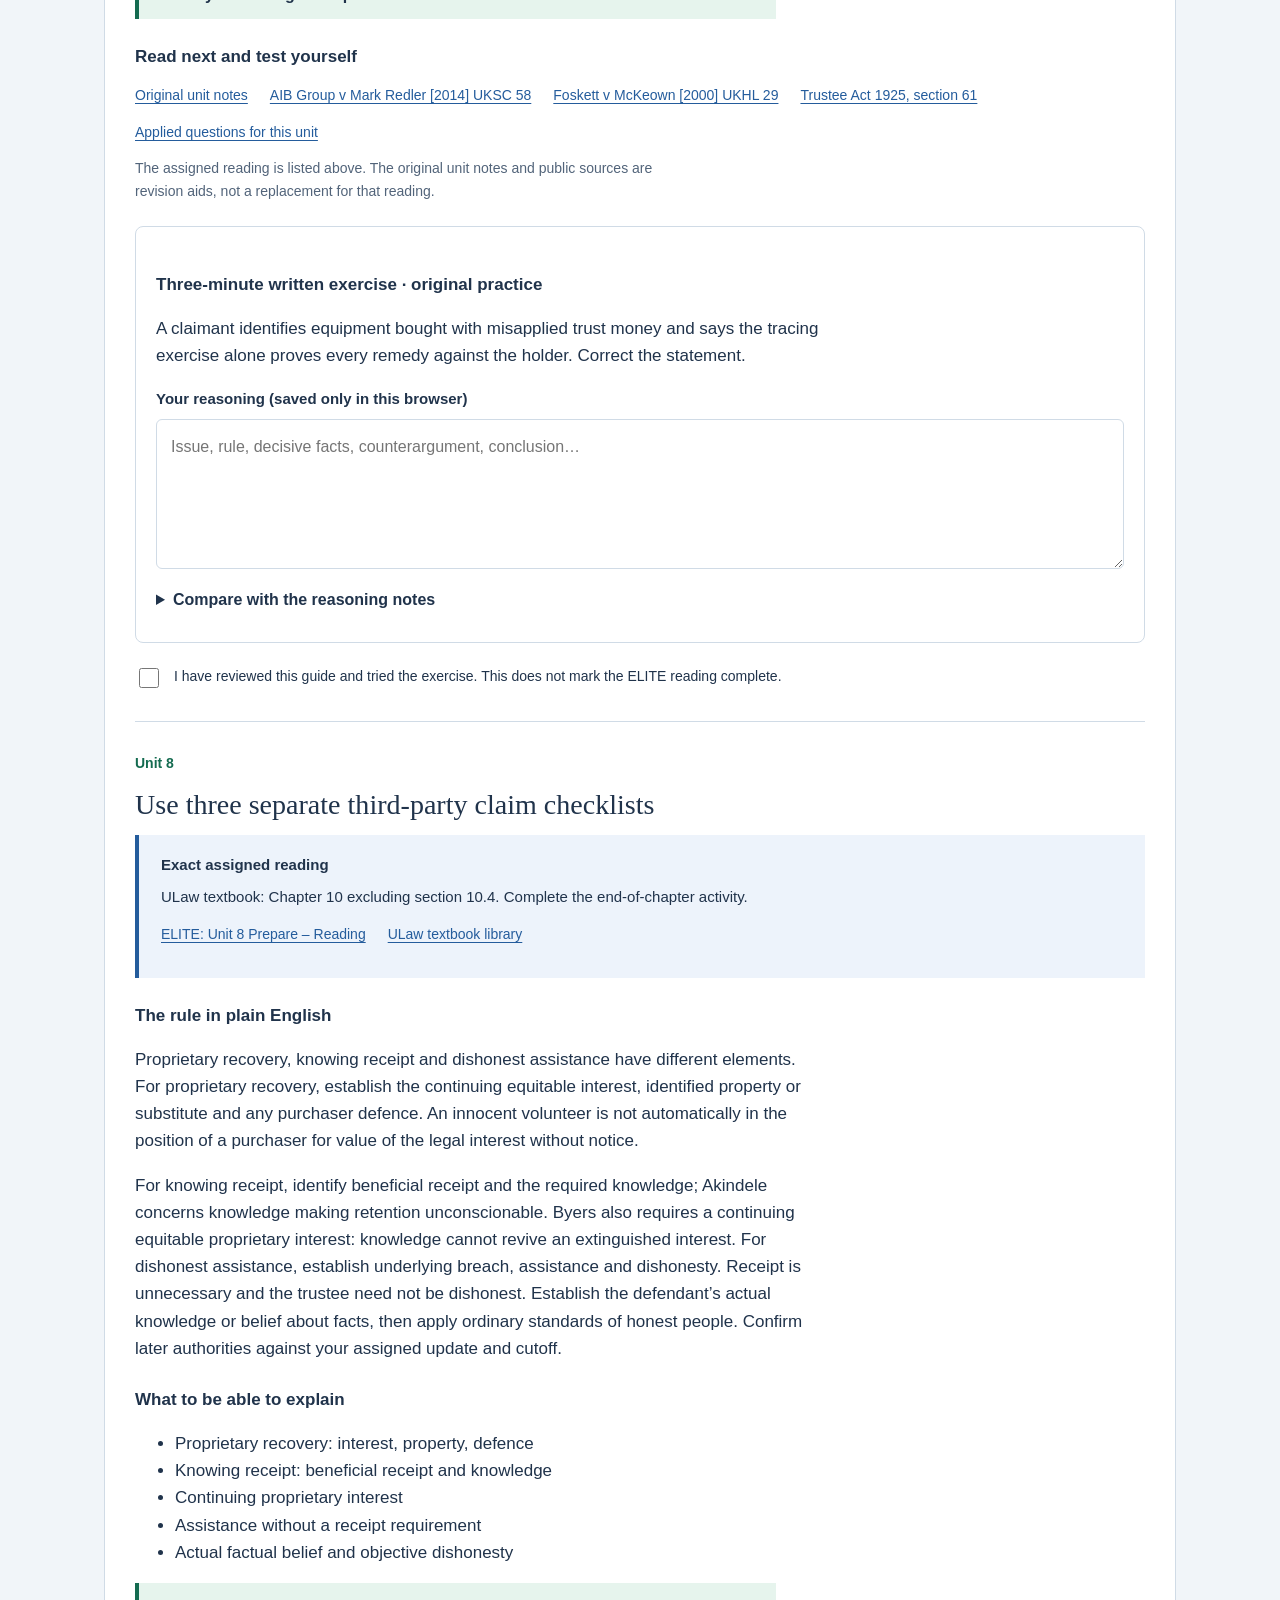
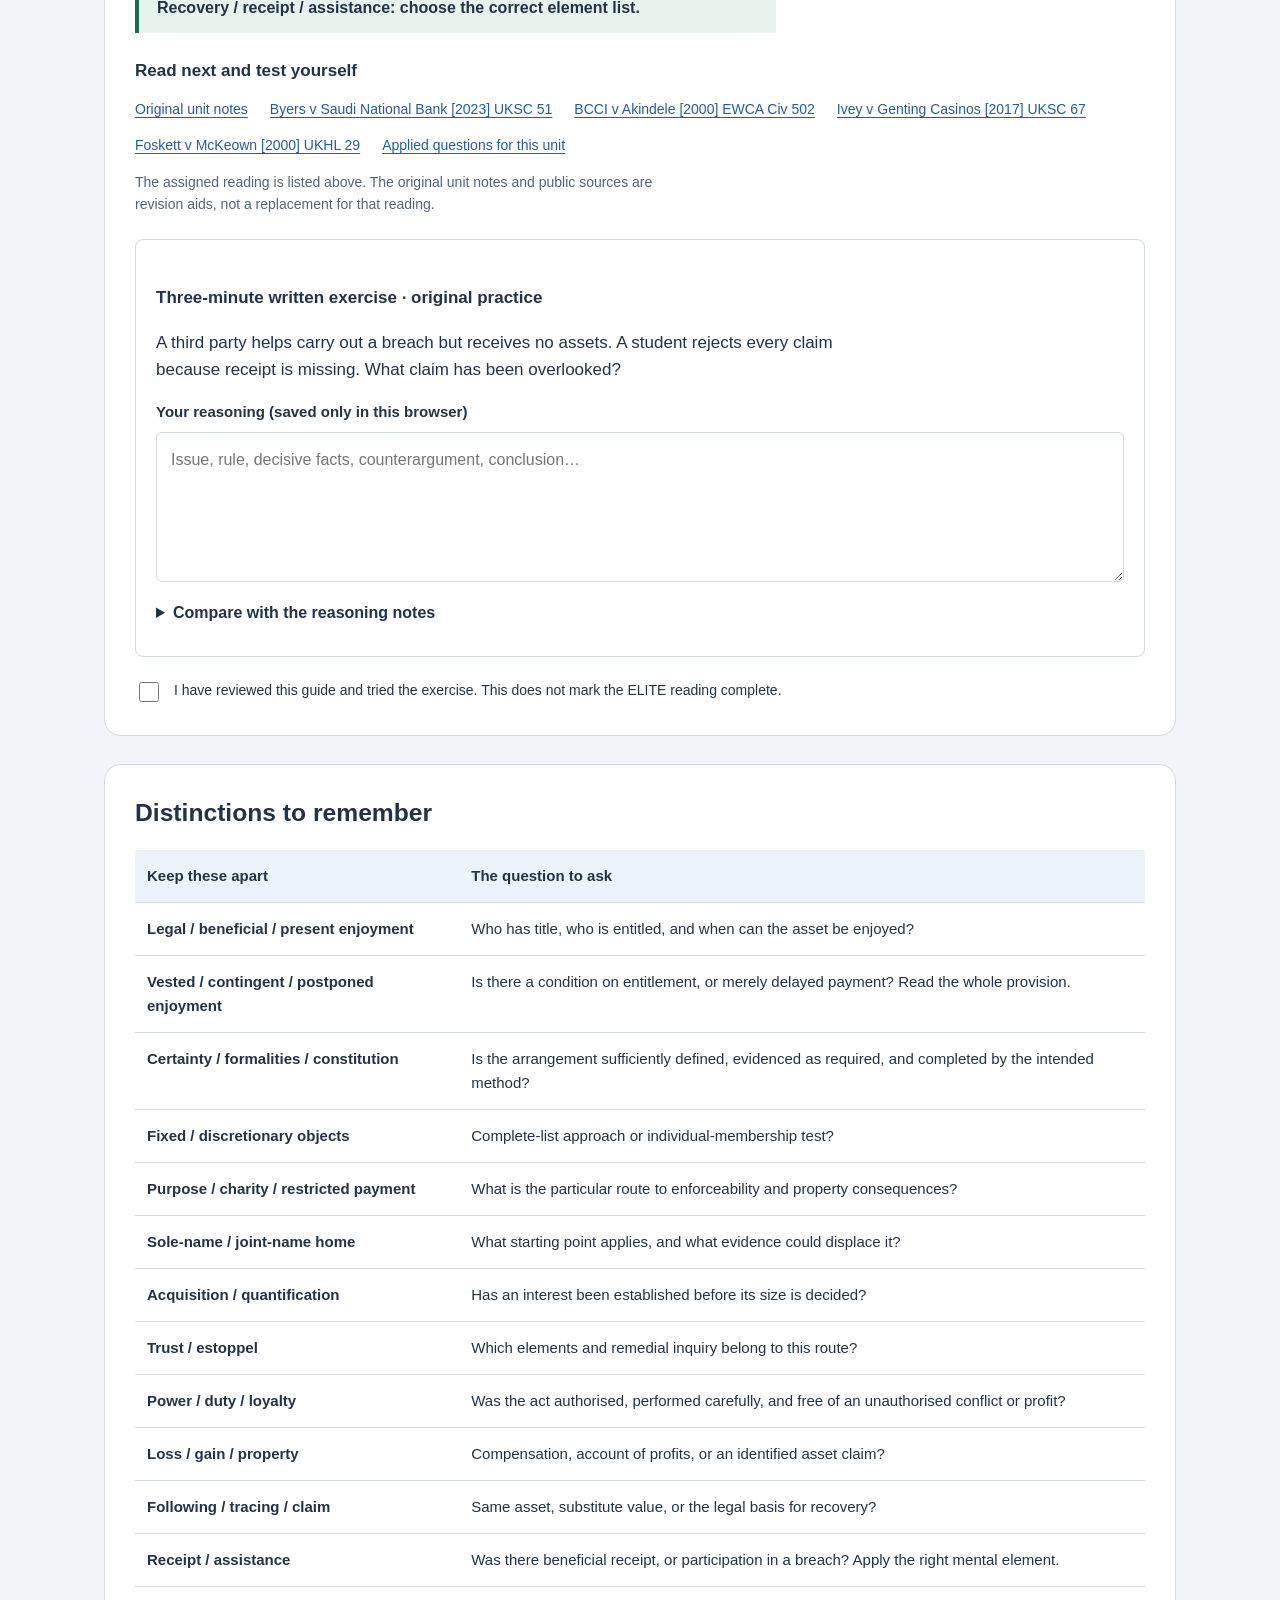
<file: exam-prep.html>
<!doctype html><html lang="en"><head><meta charset="utf-8"><meta name="viewport" content="width=device-width, initial-scale=1"><title>Equity reading and exam-skills guide · PgDL Study Desk</title><meta name="description" content="Verified ELITE textbook reading sections, original Equity revision explainers, application exercises and harder practice rounds."><link rel="stylesheet" href="revision.css?v=20261105-1"><link rel="stylesheet" href="exam-prep.css?v=20261105-1"><script defer src="content.js?v=20261101-2"></script><script defer src="exam-prep-data.js?v=20261105-1"></script><script defer src="exam-prep.js?v=20261106-3"></script></head><body><a class="skip" href="#workspace">Skip to reading guide</a><header><a class="brand" href="index.html#notes">§ <span>PgDL Study Desk</span></a><a href="revision.html?level=scenario">Harder practice rounds</a></header><main id="workspace"><div class="intro"><div><p class="eyebrow">Equity &amp; Trusts · November 2026</p><h1>Read the rule.<br>Practise the distinction.</h1><p>A reading route and application toolkit for the written exam and SBA.</p></div><div><p><strong>New in this pack</strong></p><p>24 five-option application scenarios, eight focused reading guides and eight short written exercises. Foundation and core-concept questions and your saved progress remain available.</p><a href="revision.html?level=scenario">Start an applied practice round</a></div></div>
<section class="evidence" aria-labelledby="evidence-title"><h2 id="evidence-title">What is known, and what remains unknown</h2><div class="evidence-grid"><div><h3>Confirmed exam information</h3><p>The released advance document relates to Part A, worth 60 of the written exam’s 100 marks. The written exam is two hours, open book and limited to 3,500 words. Its contribution is 60% of the module; the separate 45-minute SBA contributes 40%.</p><a href="https://elite.law.ac.uk/ultra/courses/_69936009_1/file/_21234395_1?courseId=_69936009_1" target="_blank" rel="noopener">Official advance document · university sign-in</a></div><div><h3>Revision suggestions</h3><p>Document interpretation, identifying legal routes, explaining alternatives and giving a reasoned conclusion are useful skills to rehearse. The order below builds from interests and trust creation to administration and remedies. It is a learning sequence, not a prediction of the questions or their marks.</p><p>The exact Part A question and Part B questions are not known here. Keep all eight units in scope for the SBA and unseen material.</p></div></div><p class="small">The advance document restricts consultation about its content and the use of AI for assessment submissions. This page contains general learning material and independent practice, without interpreting its client facts or producing an assessment answer. Exam documents remain behind university sign-in.</p></section>
<nav class="jump" aria-label="Guide contents"><a href="revision.html?level=scenario">Application challenges</a><a href="revision.html?level=concept">Core-concept practice</a><a href="case-law.html">Case law &amp; matching</a><a href="#plan">Short revision plan</a><a href="#readings">Reading guides</a><a href="#distinctions">Rules to distinguish</a><a href="#method">Written-answer method</a><a href="#check">Final checks</a></nav>
<section id="plan"><h2>Choose the time you have</h2><p>These are suggested revision blocks, not estimates for completing every assigned chapter from scratch. Start with your weakest area; use mistakes from the question bank to choose what to reread.</p><div class="actions"><button id="plan90" aria-pressed="true">90-minute triage</button><button id="plan180" class="secondary" aria-pressed="false">Three-hour review</button></div><ol id="plan-list" class="plan-list"></ol><p class="small">If you have longer, complete the full directed reading and the chapter activities. Take a short break between focused blocks. For later consolidation, revisit missed rules after one, three and seven days; this is a suggested schedule, not an exam deadline.</p></section>
<section id="readings"><h2>Your reading route</h2><p><strong>Reading assignments verified in ELITE on 5 November 2026.</strong> These are the directions in your January 2024 cohort course. Each card links directly to its “Prepare – Reading” page and to the textbook library. Apply any resit update and academic-year cutoff that the university directs you to use.</p><p>The explainers below are original revision summaries, not textbook extracts or a claim that every linked chapter has been read in full. Public judgments are supplementary routes into the principles; use the course’s assigned authorities and edition first.</p><p><a href="https://elite.law.ac.uk/ultra/courses/_69895682_1/file/_15840594_1?courseId=_69895682_1" target="_blank" rel="noopener">Open the Equity resitter update · university sign-in</a></p><div id="reading-cards"></div></section>
<section id="distinctions"><h2>Distinctions to remember</h2><div class="table-wrap"><table><thead><tr><th>Keep these apart</th><th>The question to ask</th></tr></thead><tbody><tr><td>Legal / beneficial / present enjoyment</td><td>Who has title, who is entitled, and when can the asset be enjoyed?</td></tr><tr><td>Vested / contingent / postponed enjoyment</td><td>Is there a condition on entitlement, or merely delayed payment? Read the whole provision.</td></tr><tr><td>Certainty / formalities / constitution</td><td>Is the arrangement sufficiently defined, evidenced as required, and completed by the intended method?</td></tr><tr><td>Fixed / discretionary objects</td><td>Complete-list approach or individual-membership test?</td></tr><tr><td>Purpose / charity / restricted payment</td><td>What is the particular route to enforceability and property consequences?</td></tr><tr><td>Sole-name / joint-name home</td><td>What starting point applies, and what evidence could displace it?</td></tr><tr><td>Acquisition / quantification</td><td>Has an interest been established before its size is decided?</td></tr><tr><td>Trust / estoppel</td><td>Which elements and remedial inquiry belong to this route?</td></tr><tr><td>Power / duty / loyalty</td><td>Was the act authorised, performed carefully, and free of an unauthorised conflict or profit?</td></tr><tr><td>Loss / gain / property</td><td>Compensation, account of profits, or an identified asset claim?</td></tr><tr><td>Following / tracing / claim</td><td>Same asset, substitute value, or the legal basis for recovery?</td></tr><tr><td>Receipt / assistance</td><td>Was there beneficial receipt, or participation in a breach? Apply the right mental element.</td></tr></tbody></table></div></section>
<section id="method"><h2>Practise how you reason</h2><p>For an original practice problem, use five short steps: <strong>issue → precise rule → facts supporting it → strongest counterargument or missing fact → reasoned conclusion and consequence.</strong> Spend most of the answer explaining why the relevant facts matter. A case name alone does not apply a rule.</p><h3>Four possible task types to rehearse</h3><ul><li><strong>Interpret a legal provision:</strong> identify the interest or power created, any condition and each affected person. Explain genuine alternative readings.</li><li><strong>Advise on a claim:</strong> choose the legal route, work through each element, identify evidence gaps and explain the practical outcome.</li><li><strong>Evaluate a proposition:</strong> state the current rule, explain its rationale, test a serious objection and give a supported judgement.</li><li><strong>Choose the best SBA option:</strong> identify the decisive fact, eliminate options using the wrong test and reject statements that turn a qualified rule into an absolute one.</li></ul><p class="small">These are general skill categories, not a forecast of the university’s questions.</p><h3>Case-reading prompts</h3><ul><li><a href="https://supremecourt.uk/uploads/uksc_2010_0130_judgment_6a5750d51e.pdf" target="_blank" rel="noopener">Jones v Kernott [2011] UKSC 53, paragraphs 51–52</a>: compare the joint-name starting point with sole-name acquisition, then separate inference from imputation at the appropriate stage.</li><li><a href="https://caselaw.nationalarchives.gov.uk/uksc/2022/27" target="_blank" rel="noopener">Guest v Guest [2022] UKSC 27</a>: identify the remedial issue; compare the majority and dissent rather than extracting a slogan that every promise must be fulfilled in full.</li></ul></section>
<section id="check"><h2>Before you finish revision</h2><ul><li>Explain each distinction above without looking, then test yourself on the applied questions.</li><li>For your weakest unit, complete one three-minute written exercise before opening its reasoning notes.</li><li>Have the current candidate instructions and the blank university Answer Booklet ready. Check your own applicable start time and submission arrangements.</li><li>In the written exam, follow the actual question and any subpart marks. Part A’s 60 marks do not make every subpart equally weighted.</li><li>State the word count at the top. The advance document says formal referencing of authorities is not required for this timed exam; that does not replace accurate use of legal principles.</li><li>Use your own assessment writing and follow the university’s AI rules. These practice results do not establish exam readiness or submission status.</li></ul><a href="revision.html?level=scenario">Practise the harder questions</a></section>
<footer><p>Original general revision materials. Chapter assignments checked against the eight ELITE “Prepare – Reading” pages on 5 November 2026. Protected textbook content and assessment documents are linked, not republished. Reading checkboxes record your own review in this browser only.</p><button id="print-guide" class="text-button">Print or save this guide as PDF</button> · <a href="index.html#timeline">Back to your timeline</a></footer></main></body></html>
</file>
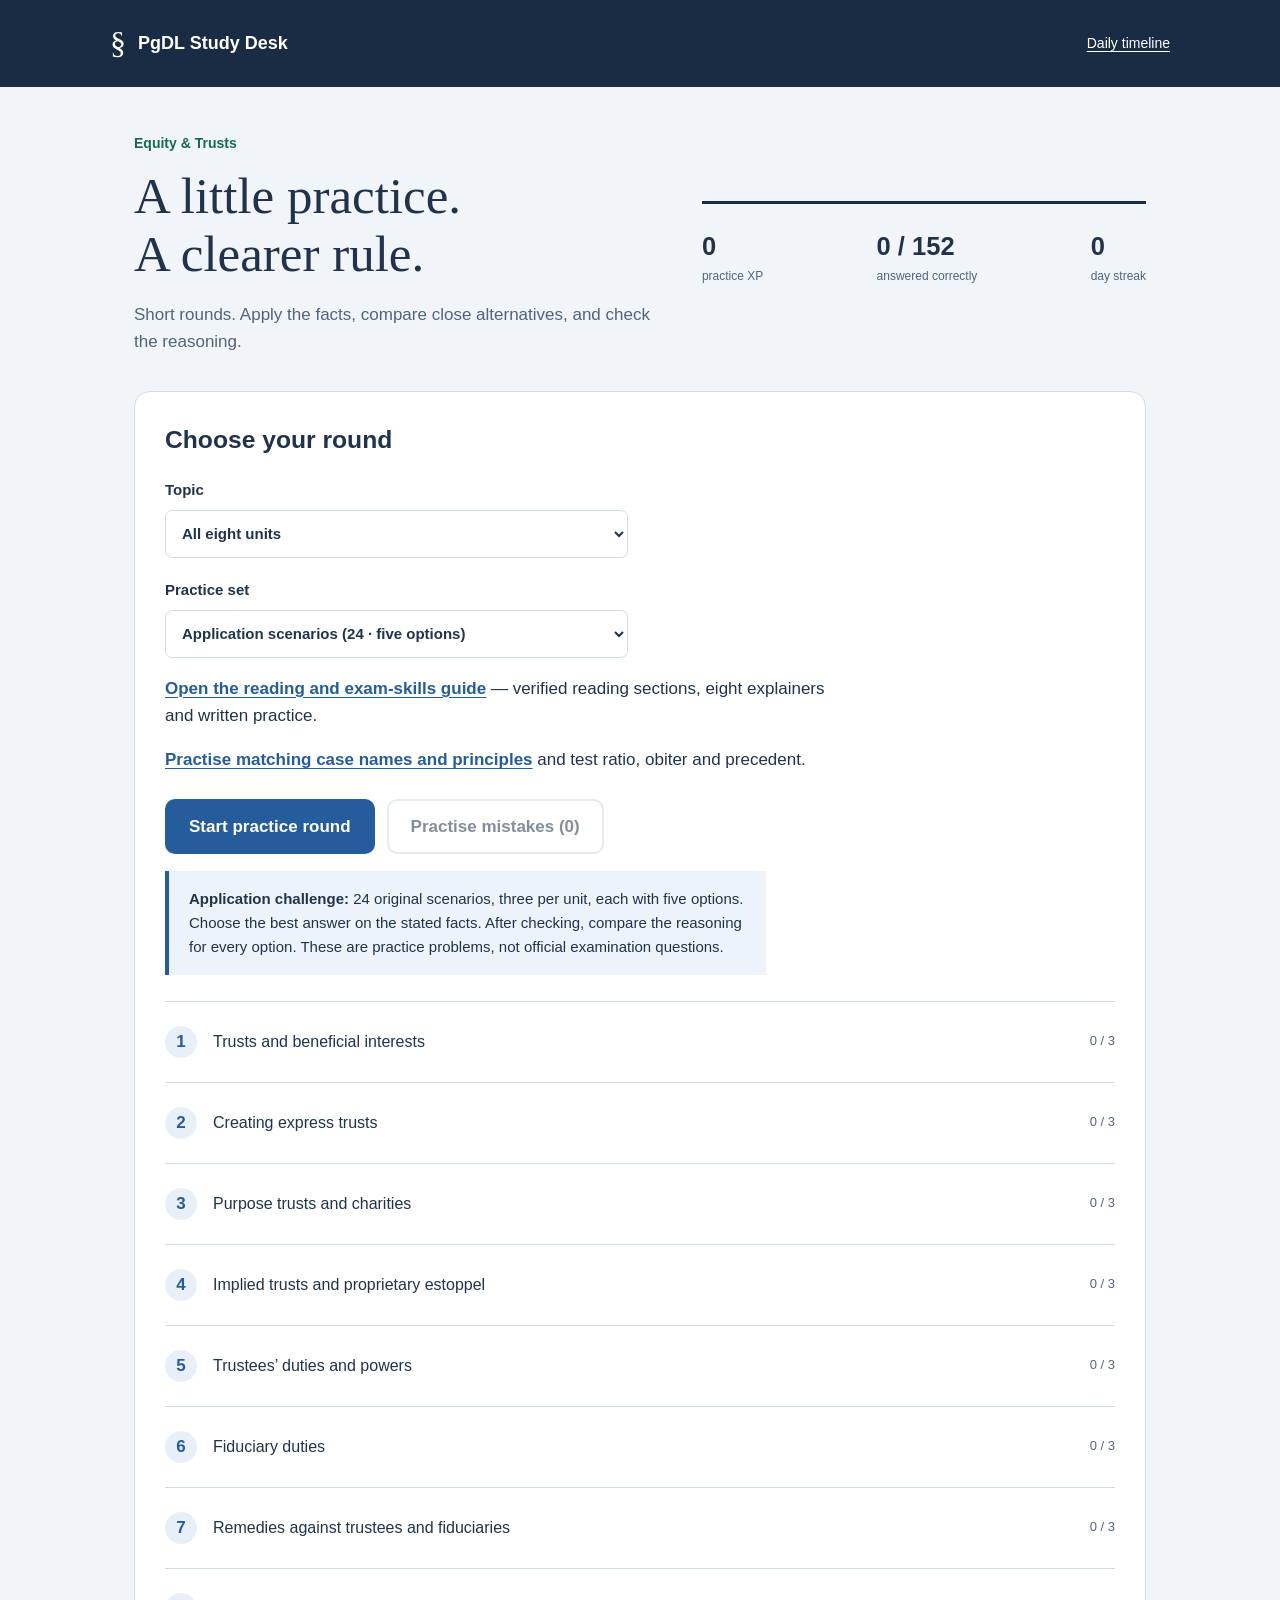
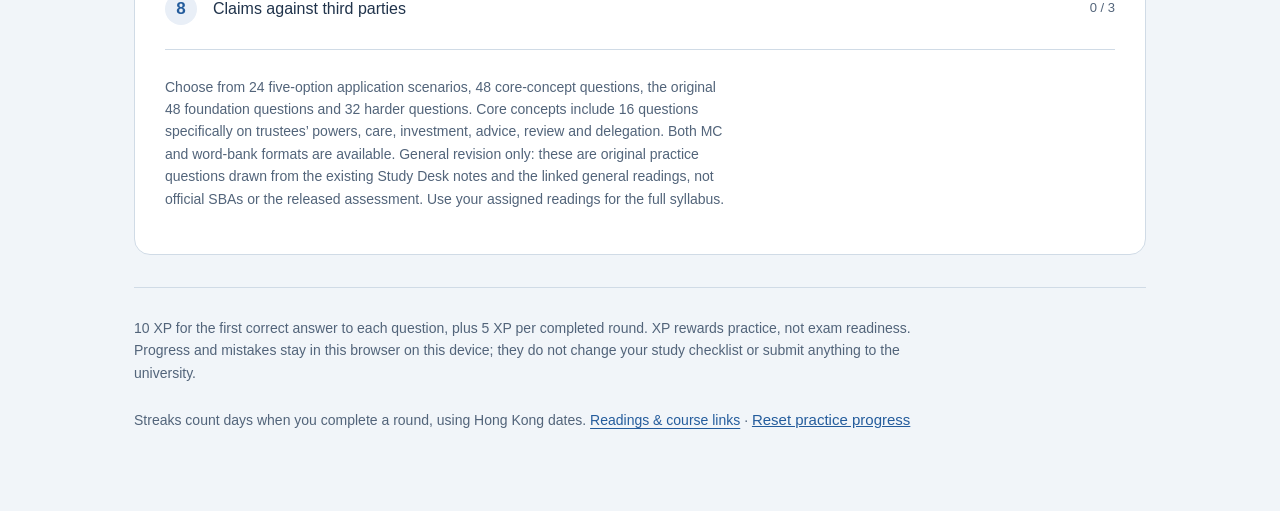
<file: revision.html>
<!doctype html>
<html lang="en">
<head>
<meta charset="utf-8"><meta name="viewport" content="width=device-width, initial-scale=1">
<title>Equity practice rounds · PgDL Study Desk</title>
<meta name="description" content="Short Equity and Trusts revision rounds: multiple choice, word-bank blanks, explanations and a personal mistake review.">
<meta name="theme-color" content="#192c43">
<link rel="stylesheet" href="revision.css?v=20261106-3">
<script defer src="content.js?v=20261101-2"></script>
<script defer src="revision-data.js?v=20261106-3"></script>
<script defer src="revision.js?v=20261106-3"></script>
</head>
<body>
<a class="skip" href="#workspace">Skip to practice</a>
<header><a href="index.html#notes" class="brand">§ <span>PgDL Study Desk</span></a><a href="index.html#timeline">Daily timeline</a></header>
<main id="workspace">
<div class="intro"><div><p class="eyebrow">Equity &amp; Trusts</p><h1>A little practice.<br>A clearer rule.</h1><p>Short rounds. Apply the facts, compare close alternatives, and check the reasoning.</p></div><div class="stats" aria-label="Your practice progress"><div><strong id="xp">0</strong><span>practice XP</span></div><div><strong id="mastered">0 / 152</strong><span>answered correctly</span></div><div><strong id="streak">0</strong><span>day streak</span></div></div></div>
<p id="storage-note" class="notice" hidden>Browser storage is unavailable. You can practise, but progress will not survive closing this page.</p>
<section id="setup" aria-labelledby="setup-title">
<h2 id="setup-title">Choose your round</h2>
<div class="setup-grid"><label id="topic-wrap">Topic<select id="topic"><option value="all">All eight units</option></select></label><label id="format-wrap">Question style<select id="format"><option value="mixed">Mix of both</option><option value="mc">Multiple choice</option><option value="blank">Word-bank blanks</option></select></label></div>
<div class="setup-grid mode-controls"><label>Practice set<select id="level"><option value="scenario">Application scenarios (24 · five options)</option><option value="all">All 152 questions</option><option value="concept">Core concepts (48 questions)</option><option value="foundation">Foundation (48 questions)</option><option value="advanced">Short applied questions (32 questions)</option></select></label><label id="focus-wrap" hidden>Concept focus<select id="concept-focus"><option value="all">All core concepts</option></select></label></div><details id="concept-primer" class="concept-primer" hidden><summary>Quick concept guide — read, then close and test yourself</summary><dl><dt>Fixed trust</dt><dd>The terms fix entitlements. Fixed does not mean equal shares.</dd><dt>Discretionary trust</dt><dd>Trustees choose distributions within a class. Membership does not itself give an equal share.</dd><dt>Bare trust</dt><dd>The beneficiary is absolutely entitled to income and capital; capacity affects when they can direct the trustee.</dd><dt>Interest in possession</dt><dd>A present enjoyment right, such as income as it arises, does not necessarily include the whole capital.</dd><dt>Vested / contingent</dt><dd>Distinguish an existing entitlement with enjoyment postponed from entitlement subject to a condition.</dd><dt>Power / duty</dt><dd>A power authorises an act; duties govern what must be considered or done. Check the trust instrument.</dd><dt>Care / loyalty</dt><dd>Care concerns the standard of administration. Loyalty concerns conflicts and unauthorised profits.</dd></dl><p class="small">Use the unit readings for the full rules. <a href="https://www.gov.uk/trusts-taxes/types-of-trust.html" target="_blank" rel="noopener">GOV.UK introduction to trust types</a> · <a href="https://www.legislation.gov.uk/ukpga/2000/29/contents" target="_blank" rel="noopener">Trustee Act 2000</a>. This practice does not cover tax.</p></details><p><a href="exam-prep.html"><strong>Open the reading and exam-skills guide</strong></a> — verified reading sections, eight explainers and written practice.</p><p><a href="case-law.html"><strong>Practise matching case names and principles</strong></a> and test ratio, obiter and precedent.</p><div class="actions"><button id="start">Start practice round</button><button id="mistakes" class="secondary">Practise mistakes <span id="mistake-count">(0)</span></button><button id="resume" class="secondary" hidden>Resume round</button></div>
<p id="setup-status" role="status"></p><p id="scenario-note" class="scenario-note" hidden><strong>Application challenge:</strong> 24 original scenarios, three per unit, each with five options. Choose the best answer on the stated facts. After checking, compare the reasoning for every option. These are practice problems, not official examination questions.</p>
<div class="unit-path" id="unit-path"></div>
<p class="small">Choose from 24 five-option application scenarios, 48 core-concept questions, the original 48 foundation questions and 32 harder questions. Core concepts include 16 questions specifically on trustees’ powers, care, investment, advice, review and delegation. Both MC and word-bank formats are available. General revision only: these are original practice questions drawn from the existing Study Desk notes and the linked general readings, not official SBAs or the released assessment. Use your assigned readings for the full syllabus.</p>
</section>
<section id="round" aria-labelledby="round-title" hidden>
<div class="round-top"><button id="pause" class="text-button">Save &amp; leave round</button><span id="round-count"></span><span id="combo"></span></div>
<progress id="round-progress" max="8" value="0" aria-label="Questions checked"></progress>
<div class="question-box"><p id="question-type" class="eyebrow"></p><h2 id="round-title" tabindex="-1"></h2><p id="question-help" class="small"></p><div id="options" class="options" role="group" aria-labelledby="round-title"></div><button id="check" disabled>Check answer</button><div id="feedback" role="status" aria-live="polite"></div><button id="next" hidden>Next question</button></div>
<p class="small">Choose an option, then check. Your first checked answer counts for this round. Mistakes stay available for practice; there are no lives or lockouts.</p>
</section>
<section id="result" aria-labelledby="result-title" hidden><p class="eyebrow">Round complete</p><h2 id="result-title" tabindex="-1"></h2><p id="result-message"></p><div id="round-review"></div><div class="actions"><button id="retry">Retry this round’s mistakes</button><button id="another" class="secondary">Choose another round</button></div></section>
<footer><p>10 XP for the first correct answer to each question, plus 5 XP per completed round. XP rewards practice, not exam readiness. Progress and mistakes stay in this browser on this device; they do not change your study checklist or submit anything to the university.</p><p>Streaks count days when you complete a round, using Hong Kong dates. <a href="index.html#readings">Readings &amp; course links</a> · <button id="reset" class="text-button">Reset practice progress</button></p></footer>
</main>
</body></html>
</file>
<file: revision.css>
:root{--navy:#192c43;--ink:#20334b;--muted:#52647a;--paper:#f1f5f9;--white:#fff;--line:#d0dbe6;--blue:#245c9c;--green:#146b50;--lightgreen:#e6f4ed;--amber:#8a4316;--lightamber:#fff3e8;font-family:'Avenir Next','Segoe UI',sans-serif;color:var(--ink);background:var(--paper);font-size:17px;line-height:1.6}*{box-sizing:border-box}body{margin:0}a{color:var(--blue);text-underline-offset:3px}button,input,select{font:inherit}button,a,select{-webkit-tap-highlight-color:transparent}button{cursor:pointer;background:var(--blue);color:white;border:2px solid var(--blue);border-radius:10px;padding:12px 22px;font-weight:650;min-height:48px}button:disabled{cursor:default;opacity:.55}button:not(:disabled):hover{filter:brightness(.94)}:focus-visible{outline:3px solid #e49c25;outline-offset:4px}.secondary{background:white;color:var(--ink);border-color:var(--line)}.text-button{background:none;border:0;color:var(--blue);font-weight:500;padding:6px 0;text-decoration:underline;min-height:44px;font-size:15px}.skip{position:absolute;top:-100px;background:white;padding:12px}.skip:focus{top:0;z-index:5}header{background:var(--navy);padding:18px max(24px,calc((100vw - 1060px)/2));display:flex;align-items:center;justify-content:space-between;gap:20px}header a{color:white;font-size:14px}.brand{display:flex;align-items:center;gap:12px;text-decoration:none;font-family:Georgia,serif;font-size:32px}.brand span{font:600 18px 'Avenir Next','Segoe UI',sans-serif}main{max-width:1060px;margin:auto;padding:40px 24px}.intro{display:grid;grid-template-columns:1.2fr 1fr;align-items:center;gap:35px;margin:5px 0 36px}.eyebrow{font-size:14px;font-weight:650;color:var(--green);margin:0 0 12px}h1{font-family:Georgia,serif;font-size:clamp(2.1rem,4vw,3rem);font-weight:500;line-height:1.14;margin:0 0 18px}h2{font-size:1.45rem;line-height:1.45;margin:0 0 20px}p{max-width:72ch}.intro p:last-child{color:var(--muted);margin-bottom:0}.stats{display:flex;justify-content:space-between;border-top:3px solid var(--navy);padding-top:22px;gap:15px}.stats div{display:flex;flex-direction:column}.stats strong{font-size:1.5rem;font-weight:650}.stats span{font-size:12px;color:var(--muted)}section{background:white;border:1px solid var(--line);border-radius:16px;padding:30px}section[hidden],[hidden]{display:none!important}.setup-grid{display:grid;grid-template-columns:1fr 1fr;gap:24px}label{font-size:15px;font-weight:600}select{display:block;width:100%;margin-top:8px;border:1px solid var(--line);border-radius:7px;padding:12px;background:var(--white);color:var(--ink);min-height:48px}.actions{display:flex;gap:12px;flex-wrap:wrap;margin:25px 0 12px}.small,footer{font-size:14px;color:var(--muted)}.unit-path{margin:26px 0;border-top:1px solid var(--line)}.unit-step{display:grid;grid-template-columns:36px 1fr auto;gap:12px;padding:16px 0;border-bottom:1px solid var(--line);align-items:center}.unit-step .number{width:32px;height:32px;border-radius:50%;display:grid;place-items:center;background:#e9eff7;color:var(--blue);font-weight:650}.unit-step button{background:none;border:0;color:var(--ink);text-align:left;padding:3px 0;font-size:16px;font-weight:500}.unit-step span:last-child{font-size:13px;color:var(--muted)}.round-top{display:flex;align-items:center;justify-content:space-between;gap:12px;font-size:14px;color:var(--muted);flex-wrap:wrap}progress{display:block;width:100%;height:14px;border:0;border-radius:12px;background:#e1e9f0;accent-color:var(--green);margin:15px 0 32px}progress::-webkit-progress-bar{background:#e1e9f0;border-radius:12px}progress::-webkit-progress-value{background:var(--green);border-radius:12px}.question-box{max-width:760px;margin:0 auto}.question-box h2{font-size:1.5rem}.options{display:grid;grid-template-columns:1fr;gap:12px;margin:22px 0}.option{display:flex;align-items:center;gap:14px;background:white;color:var(--ink);border:2px solid var(--line);text-align:left;font-weight:500;padding:16px;line-height:1.5}.option[aria-pressed=true]{background:#ebf2fc;border-color:var(--blue)}.option.correct{border-color:var(--green);background:var(--lightgreen)}.option.incorrect{border-color:var(--amber);background:var(--lightamber)}.option:disabled{opacity:1}.option .letter{font-size:13px;border:1px solid currentColor;border-radius:5px;width:27px;height:27px;flex:none;display:grid;place-items:center}.options.wordbank{grid-template-columns:repeat(2,minmax(0,1fr))}.blank{display:inline-block;color:var(--blue);border-bottom:3px solid var(--blue);padding:0 6px;min-width:100px}.feedback{padding:20px;margin:22px 0;border-radius:10px;font-size:16px;border-left:5px solid var(--green);background:var(--lightgreen)}.feedback.wrong{background:var(--lightamber);border-color:var(--amber)}.feedback strong{display:block;font-size:18px}.feedback p{margin:10px 0}.feedback a{display:inline-block;margin-right:18px;font-size:14px;min-height:36px}.notice{background:var(--lightamber);padding:14px;border-left:4px solid var(--amber)}#round-review details{border-top:1px solid var(--line);padding:16px 0}summary{cursor:pointer;font-size:16px}#round-review p{font-size:15px}#result-title{font-size:2rem}footer{margin:32px 0 0;padding:15px 0;border-top:1px solid var(--line)}footer p{max-width:100ch}@media(max-width:650px){main{padding:26px 16px}.intro{grid-template-columns:1fr;gap:24px}.stats{padding-top:14px}.stats span{font-size:11px}section{padding:23px 18px}.setup-grid{grid-template-columns:1fr;gap:16px}.options.wordbank{grid-template-columns:1fr}.unit-step{grid-template-columns:32px 1fr auto;gap:9px}.unit-step button{font-size:14px}.brand span{font-size:15px}header{padding:14px 16px}.question-box h2{font-size:1.25rem}.option{font-size:15px;padding:13px}.actions>*{width:100%}.round-top{gap:8px}.round-top .text-button{font-size:13px}}@media(prefers-reduced-motion:no-preference){.option{transition:border-color .15s,background .15s}}@media print{header,button,.actions{display:none}body{background:white}main{padding:0}section{border:0;padding:0}.intro{display:block}.stats{display:none}}

.mode-controls{margin-top:20px}.concept-primer{background:#edf3fb;border-left:4px solid var(--blue);padding:18px 22px;margin:22px 0;border-radius:0 8px 8px 0}.concept-primer summary{font-size:16px;font-weight:600;cursor:pointer;min-height:40px}.concept-primer dl{display:grid;grid-template-columns:160px 1fr;gap:12px 20px;font-size:15px}.concept-primer dt{font-weight:650}.concept-primer dd{margin:0}@media(max-width:650px){.concept-primer dl{grid-template-columns:1fr;gap:6px}.concept-primer dd{margin-bottom:14px}.concept-primer{padding:16px}}

.scenario-note{background:#edf3fb;border-left:4px solid var(--blue);padding:16px 20px;font-size:15px}.option-analysis{border-top:1px solid var(--line);margin-top:20px;padding-top:16px}.option-analysis summary{cursor:pointer;font-weight:650;min-height:40px}.option-analysis ol{padding-left:25px}.option-analysis li{margin:16px 0;padding-left:5px}.option-analysis li strong{font-size:15px;font-weight:600}.option-analysis li p{font-size:15px;margin:6px 0}.answer-tag{display:inline-block;font-size:11px;font-weight:650;border:1px solid currentColor;border-radius:4px;padding:1px 6px;margin-left:8px}.option-analysis .answer-tag{color:var(--green)}
</file>
<file: case-law.css>
section{margin:28px 0}h3{font-size:1.12rem;margin:22px 0 10px;line-height:1.4}.jump{display:flex;flex-wrap:wrap;gap:12px 18px}.jump a{font-size:14px}.filters{display:grid;grid-template-columns:1fr 1fr;gap:20px}.filters label:last-child{grid-column:1/-1}.filters input{display:block;width:100%;padding:12px;border:1px solid var(--line);border-radius:7px;margin-top:8px;background:white;color:var(--ink)}.case-card{border-top:1px solid var(--line);padding:22px 0}.case-card h3{font:500 1.5rem/1.4 Georgia,serif;margin:6px 0}.case-meta{font-size:13px;color:var(--muted);margin:4px 0 12px}.case-card .cue{font-weight:650;color:var(--green)}.case-card p{font-size:16px}.case-card summary{min-height:44px;padding:10px 0;color:var(--blue);font-weight:600}.case-card .source{font-size:14px;display:block;min-height:40px}.review-check{display:flex;gap:12px;align-items:flex-start;font-size:14px;font-weight:500;margin-top:15px}.review-check input{width:20px;height:20px;accent-color:var(--green);flex:none}.statute-note{background:#edf3fb;border-left:4px solid var(--blue);padding:20px;margin-top:20px;font-size:16px}.statute-note p{margin-bottom:0}.match-board{display:grid;grid-template-columns:1fr 1fr;gap:24px;margin:16px 0 24px}.match-option{display:block;width:100%;text-align:left;background:white;color:var(--ink);border:2px solid var(--line);margin:12px 0;padding:14px;font-size:15px;line-height:1.45;min-height:90px;font-weight:550}.match-option[aria-pressed=true]{background:#ebf2fc;border-color:var(--blue)}.match-option.paired{background:var(--lightgreen);border-color:var(--green);opacity:1;color:var(--green)}.match-option .citation{font-size:12px;color:var(--muted);display:block;margin-top:5px}.precedent-grid{display:grid;grid-template-columns:1fr 1fr;gap:5px 30px}.precedent-grid p{font-size:16px}.table-wrap{overflow-x:auto}table{width:100%;border-collapse:collapse;text-align:left;font-size:15px}th,td{border-bottom:1px solid var(--line);padding:14px 10px;vertical-align:top}th{background:#edf3fb}td:first-child{min-width:170px;font-weight:600}#pair-feedback:empty,#pq-feedback:empty{display:none}#pq-question{font-size:1.25rem}.case-card:target{scroll-margin-top:20px}@media(max-width:650px){.filters,.precedent-grid{grid-template-columns:1fr}.filters label:last-child{grid-column:auto}.match-board{gap:12px}.match-option{padding:10px;font-size:13px;min-height:130px}.match-board h3{font-size:14px}.match-option .citation{font-size:11px}.case-card h3{font-size:1.3rem}}@media print{#matching,#precedent-quiz,.filters,.jump,.review-check{display:none!important}section{display:block!important;border:0;border-radius:0;padding:10px 0}.case-card{break-inside:avoid}.case-card details>*{display:block!important}.case-card details:not([open])>*{display:block!important}#case-list .case-card[hidden]{display:block!important}.precedent-grid{display:block}.case-card .source:after{content:' (' attr(href) ')';overflow-wrap:anywhere;font-size:9px}}
</file>
<file: exam-prep.css>
main{max-width:1120px}section{margin:28px 0}h3{font-size:1.12rem;line-height:1.4;margin:24px 0 12px}.evidence-grid{display:grid;grid-template-columns:1fr 1fr;gap:36px}.evidence-grid h3{margin-top:0}.jump{display:flex;gap:12px 24px;flex-wrap:wrap;padding:10px 0}.jump a{font-size:15px}.reading-card{border-top:1px solid var(--line);padding:30px 0}.reading-card:last-child{padding-bottom:0}.reading-card h3{font:500 1.65rem/1.3 Georgia,serif;margin-top:0}.reading-card h4{font-size:1rem;margin:24px 0 10px}.reading-assignment{background:#edf3fb;padding:18px 22px;border-left:4px solid var(--blue);font-size:15px}.reading-assignment p{margin:8px 0}.reading-links{display:flex;gap:14px 22px;flex-wrap:wrap;margin:14px 0}.reading-links a{font-size:14px}.reading-card ul{max-width:72ch}.memory-line{font-weight:650;border-left:4px solid var(--green);padding:12px 18px;background:var(--lightgreen);font-size:16px}.practice-write{margin-top:24px;padding:20px;border:1px solid var(--line);border-radius:8px}.practice-write summary{font-weight:600;min-height:44px;padding:10px 0}.practice-write textarea{width:100%;min-height:150px;border:1px solid var(--line);border-radius:6px;padding:14px;font:inherit;font-size:16px;color:var(--ink);background:white;margin-top:8px;resize:vertical}.practice-write label{display:block}.practice-write .answer{background:var(--paper);padding:18px;font-size:16px}.done-check{display:flex;align-items:flex-start;gap:12px;margin:22px 0 0;font-size:14px;font-weight:500}.done-check input{width:20px;height:20px;flex:none;accent-color:var(--green)}.plan-list{padding-left:24px}.plan-list li{margin:12px 0;padding-left:6px}.table-wrap{overflow-x:auto}table{width:100%;border-collapse:collapse;font-size:15px;text-align:left}th,td{border-bottom:1px solid var(--line);padding:14px 12px;vertical-align:top}th{background:#edf3fb}td:first-child{font-weight:600;min-width:190px}#print-guide{font-size:14px}.level-select{display:block;max-width:380px;margin-top:20px}section:target,.reading-card:target{scroll-margin-top:24px}@media(max-width:650px){.evidence-grid{grid-template-columns:1fr;gap:12px}.reading-card h3{font-size:1.4rem}.reading-assignment{padding:15px}.practice-write{padding:16px}.jump{gap:10px 16px}.intro>div:last-child{border-top:1px solid var(--line);padding-top:15px}}@media print{.intro{display:block}.jump,textarea,.done-check{display:none}section{display:block!important;break-inside:auto;border:0;border-top:1px solid #aaa;border-radius:0;padding-top:20px}.reading-card{break-inside:auto}.practice-write details .answer{display:block!important}.practice-write details:not([open])>*{display:block!important}.evidence-grid{display:block}a{color:#000}.reading-links a:after{content:' (' attr(href) ')';font-size:9px;overflow-wrap:anywhere}h2,h3,h4{break-after:avoid}}
</file>
